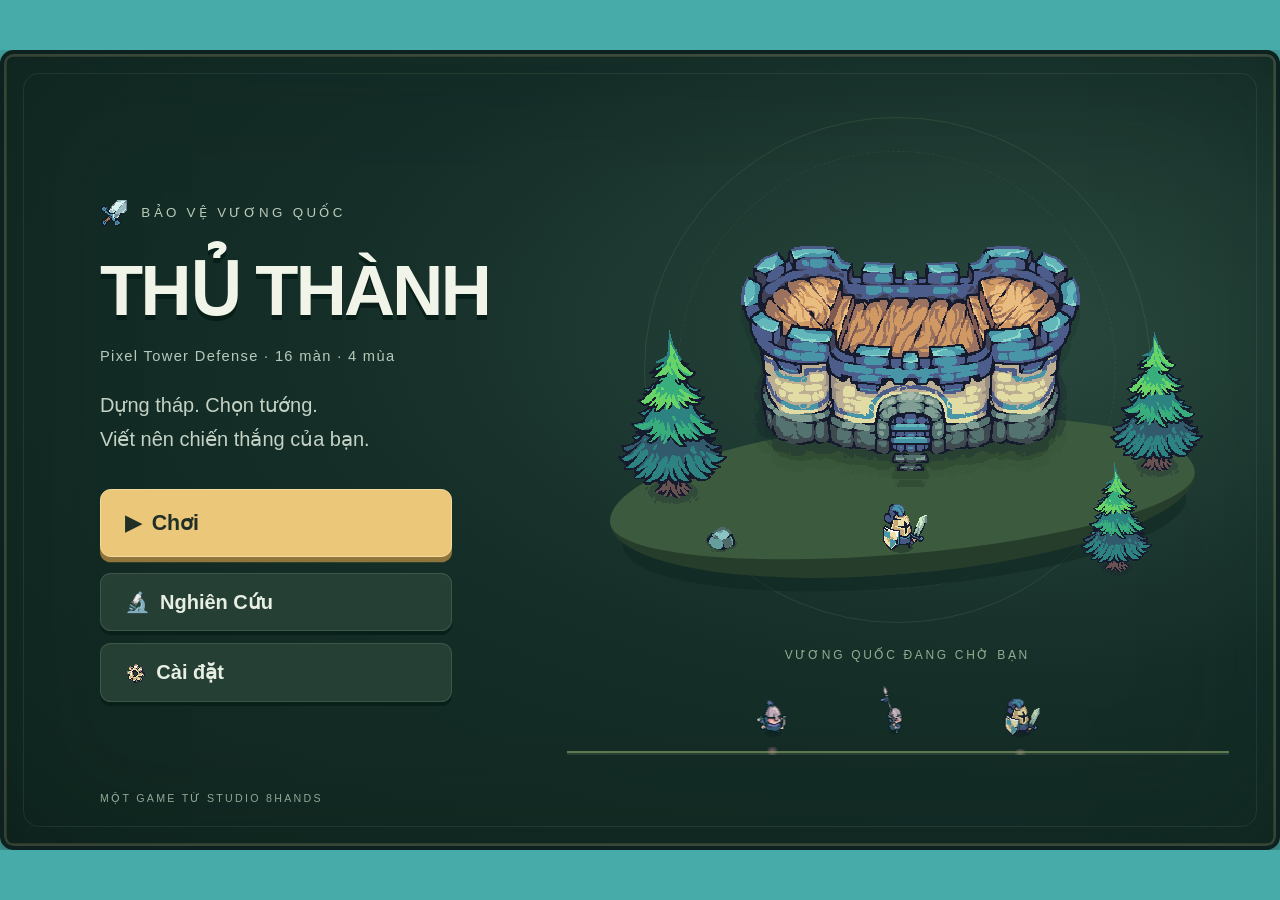
<file: index.html>
<!DOCTYPE html>
<html lang="vi">
<head>
<meta charset="UTF-8">
<meta name="viewport" content="width=device-width, initial-scale=1.0">
<title>Thủ Thành — 8HANDS Studio</title>
<link rel="stylesheet" href="css/style.css?v=16">
<link rel="stylesheet" href="css/refresh.css?v=4">
</head>
<body>
<!--
  #stage = khung phủ kín cửa sổ, chỉ canh giữa #app (không chia dải, không chiếm chỗ).
  #app = hệ toạ độ LOGIC 960x600 (canvas + toàn bộ HUD overlay bên trong), được `zoom`
  phóng lấp đầy cửa sổ thực tế (main.js:fitGameScale).
  HUD đặt absolute theo góc của #app; vì #app trải kín màn hình nên neo góc #app
  chính là neo góc màn hình, mà KHÔNG chiếm chỗ layout làm map co lại.
-->
<div id="stage">

<div id="app">

  <!-- Main Menu -->
  <div id="screen-menu" class="screen hidden">
    <div class="menu-scene" aria-hidden="true">
      <div class="scene-orbit"></div>
      <div class="scene-island"></div>
      <img class="scene-castle" src="assets/buildings/blue_castle.png" alt="">
      <div class="scene-tree scene-tree-one"></div>
      <div class="scene-tree scene-tree-two"></div>
      <div class="scene-tree scene-tree-three"></div>
      <img class="scene-rock" src="assets/decorations/rock1.png" alt="">
      <div class="scene-guard"></div>
      <div class="scene-caption">VƯƠNG QUỐC ĐANG CHỜ BẠN</div>
    </div>
    <div class="cloud-layer">
      <div class="cloud cloud-1"></div>
      <div class="cloud cloud-2"></div>
      <div class="cloud cloud-3"></div>
      <div class="cloud cloud-4"></div>
    </div>

    <!-- Đom đóm bay lơ lửng trên nền trời -->
    <div class="menu-fireflies">
      <i></i><i></i><i></i><i></i><i></i><i></i><i></i>
    </div>

    <!-- Bóng thành trì phía chân trời (sau dải diễu hành) -->
    <div class="menu-skyline">
      <span class="sky-tower t1"></span>
      <span class="sky-castle"></span>
      <span class="sky-tower t2"></span>
      <span class="sky-tower t3"></span>
    </div>

    <!-- Dải diễu hành Menu chính — 3 hero diễu hành chân chạm đúng đường đất -->
    <div class="hero-parade">
      <div class="parade-trees-far"></div>
      <div class="parade-ground-path"></div>
      <div class="parade-trees"></div>

      <!-- Đá, cừu, bụi cây cuộn lướt qua trên đường -->
      <div class="parade-decor-scroll">
        <div class="decor-item decor-rock1"></div>
        <div class="decor-item decor-sheep"></div>
        <div class="decor-item decor-rock2"></div>
        <div class="decor-item decor-bush"></div>
      </div>

      <!-- Quái goblin bỏ chạy phía trước đội hình -->
      <div class="parade-runner"></div>

      <!-- Đội hình 3 Hero chính (Cung thủ, Lính giáo, Khiên) chân chạm đất, căn giữa hoàn hảo -->
      <div class="parade-heroes">
        <div class="parade-hero parade-hero-archer"><span class="foot-dust"></span></div>
        <div class="parade-hero parade-hero-spear"><span class="foot-dust"></span></div>
        <div class="parade-hero parade-hero-tank"><span class="foot-dust"></span></div>
      </div>
    </div>

    <div class="menu-titleblock">
      <div class="title-crown"><img src="assets/ui/icon_sword.png" alt=""> BẢO VỆ VƯƠNG QUỐC</div>
      <h1>THỦ THÀNH</h1>
      <div class="subtitle">Pixel Tower Defense · 16 màn · 4 mùa</div>
      <p class="menu-intro">Dựng tháp. Chọn tướng.<br>Viết nên chiến thắng của bạn.</p>
    </div>

    <div class="menu-buttons">
      <button class="menu-btn" id="btn-play">▶&ensp;Chơi</button>
      <button class="menu-btn secondary" id="btn-research">🔬&ensp;Nghiên Cứu <span id="research-badge" class="hidden"></span></button>
      <button class="menu-btn secondary hidden" id="btn-mapeditor-menu">🛠️&ensp;Tự Làm Map</button>
      <button class="menu-btn secondary" id="btn-settings"><span class="icon-inline gear"></span>&ensp;Cài đặt</button>
    </div>
    <div class="menu-version">MỘT GAME TỪ STUDIO 8HANDS</div>
    <div id="settings-panel" class="hidden">
      <label><input type="checkbox" id="chk-mute"> Tắt âm thanh</label>
      <label><span class="icon-inline music"></span> Âm lượng <input type="range" id="rng-volume" min="0" max="1" step="0.05" value="0.6"></label>
      <label><input type="checkbox" id="chk-mute-music"> Tắt nhạc nền</label>
      <label><span class="icon-inline music"></span> Nhạc nền <input type="range" id="rng-music-volume" min="0" max="1" step="0.05" value="0.35"></label>
      <!-- Ẩn mặc định — chỉ hiện sau khi gõ "@@@" (xem menu.js), tránh người chơi
           thường vô tình bấm trúng cheat vàng vô hạn + mở hết map. -->
      <div id="dev-mode-row" class="hidden">
        <label><input type="checkbox" id="chk-devmode"> 🔓 Dev Mode (vàng vô hạn + mở hết map)</label>
      </div>
      <div class="backup-controls">
        <button class="menu-btn secondary btn-compact" id="btn-export-save">Sao lưu tiến độ</button>
        <button class="menu-btn secondary btn-compact" id="btn-import-save">Khôi phục từ tệp</button>
        <input type="file" id="file-import-save" accept=".json,application/json" class="hidden">
      </div>
      <p class="backup-hint">Tệp khôi phục sẽ thay thế tiến độ và nghiên cứu hiện tại.</p>
      <p id="backup-status" role="status" aria-live="polite"></p>
      <button class="menu-btn secondary btn-compact" id="btn-settings-close">Đóng</button>
    </div>
  </div>

  <!-- Level Select -->
  <div id="screen-levelselect" class="screen hidden">
    <div class="cloud-layer">
      <div class="cloud cloud-1"></div>
      <div class="cloud cloud-2"></div>
      <div class="cloud cloud-3"></div>
      <div class="cloud cloud-4"></div>
    </div>
    <div class="ground-decor ground-decor-left">
      <div class="gd-item gd-tree-tall"></div>
      <div class="gd-item gd-tree-round"></div>
      <div class="gd-item gd-rock"></div>
    </div>
    <div class="ground-decor ground-decor-right">
      <div class="gd-item gd-tree-tall"></div>
      <div class="gd-item gd-tree-round"></div>
      <div class="gd-item gd-sheep"></div>
      <div class="gd-item gd-rock"></div>
    </div>
    <button class="menu-btn secondary btn-compact" id="back-to-menu">← Menu</button>
    <button class="menu-btn secondary btn-compact hidden" id="btn-mapeditor-select">🛠️ Tự Làm Map</button>
    <h2>Chọn Màn Chơi</h2>
    <p class="screen-description">Bốn mùa, một hành trình. Chinh phục từng vùng đất để tiến xa hơn.</p>
    <div id="level-list"></div>
  </div>

  <!-- Map Editor Screen -->
  <div id="screen-mapeditor" class="screen hidden">
    <div class="editor-toolbar">
      <div class="ed-group">
        <button class="menu-btn secondary btn-compact" id="btn-editor-back">← Thoát</button>
        <input type="text" id="ed-name" value="Bản Đồ Tự Tạo" placeholder="Tên Map..." class="ed-input">
      </div>
      <div class="ed-group">
        <label>Chủ đề:
          <select id="ed-theme" class="ed-select">
            <option value="spring">🌸 Mùa Xuân</option>
            <option value="summer">☀️ Mùa Hạ</option>
            <option value="autumn">🍂 Mùa Thu</option>
            <option value="winter">❄️ Mùa Đông</option>
            <option value="volcano">🌋 Núi Lửa</option>
          </select>
        </label>
        <label>Đợt quái:
          <select id="ed-waves" class="ed-select">
            <option value="6">6 Waves</option>
            <option value="8">8 Waves</option>
            <option value="10" selected>10 Waves</option>
            <option value="12">12 Waves</option>
            <option value="15">15 Waves</option>
            <option value="20">20 Waves</option>
          </select>
        </label>
        <label>Trùm:
          <select id="ed-boss" class="ed-select">
            <option value="bossSpring">🌸 Boss Xuân</option>
            <option value="bossSummer">☀️ Boss Hạ</option>
            <option value="bossAutumn">🍂 Boss Thu</option>
            <option value="bossWinter">❄️ Boss Đông</option>
          </select>
        </label>
      </div>
      <div class="ed-group">
        <button class="ed-tool-btn active" id="tool-path1">🛤️ Đường 1</button>
        <button class="ed-tool-btn" id="tool-path2">🛤️ Đường 2</button>
        <button class="ed-tool-btn" id="tool-tree">🌲 Cây</button>
        <button class="ed-tool-btn" id="tool-rock">🪨 Đá</button>
        <button class="ed-tool-btn" id="tool-house">🏚️ Nhà</button>
        <button class="ed-tool-btn danger" id="tool-erase">🧹 Xóa</button>
      </div>
      <div class="ed-group">
        <button class="menu-btn secondary btn-compact" id="btn-undo-p1">↩️ Lùi Đ1</button>
        <button class="menu-btn secondary btn-compact" id="btn-undo-p2">↩️ Lùi Đ2</button>
        <button class="menu-btn secondary btn-compact danger" id="btn-editor-clear">🗑️ Xóa Sạch</button>
        <button class="menu-btn secondary btn-compact" id="btn-editor-save">💾 Lưu</button>
        <button class="menu-btn primary btn-compact" id="btn-editor-play">▶️ Chơi Thử</button>
      </div>
    </div>
    <div class="editor-canvas-wrap">
      <canvas id="editorCanvas" width="960" height="600"></canvas>
    </div>
  </div>

  <!-- Nghiên Cứu — nâng cấp vĩnh viễn mua bằng sao tích luỹ -->
  <div id="screen-research" class="screen hidden">
    <div class="cloud-layer">
      <div class="cloud cloud-1"></div>
      <div class="cloud cloud-2"></div>
      <div class="cloud cloud-3"></div>
      <div class="cloud cloud-4"></div>
    </div>
    <button class="menu-btn secondary btn-compact" id="research-back">← Menu</button>
    <h2>🔬 Nghiên Cứu</h2>
    <div id="research-points"></div>
    <div id="research-list"></div>
  </div>

  <!-- Hero Select — hiện sau khi chọn map, trước khi vào trận -->
  <div id="screen-heroselect" class="screen hidden">
    <div class="cloud-layer">
      <div class="cloud cloud-1"></div>
      <div class="cloud cloud-2"></div>
      <div class="cloud cloud-3"></div>
      <div class="cloud cloud-4"></div>
    </div>
    <button class="menu-btn secondary btn-compact" id="back-to-levelselect">← Chọn Màn</button>
    <h2>Chọn Tướng</h2>
    <p class="screen-description">Mỗi vị tướng, một lối chơi. Ai sẽ dẫn đầu trận chiến?</p>
    <div id="difficulty-select">
      <span class="diff-label">Độ khó</span>
      <div class="diff-buttons" id="diff-buttons"></div>
      <span class="diff-hint" id="diff-hint"></span>
    </div>
    <div id="mode-select" class="hidden">
      <span class="diff-label">Chế độ</span>
      <div class="diff-buttons" id="mode-buttons"></div>
      <span class="diff-hint" id="mode-hint"></span>
    </div>
    <div id="hero-list"></div>
  </div>

  <!-- Game — chỉ còn canvas + các lớp BẮT BUỘC phải nằm đúng hệ toạ độ map
       (panel tháp theo ngữ cảnh, banner đang-đặt-tháp, overlay pause/kết quả). -->
  <div id="game-container" class="hidden">
    <canvas id="gameCanvas" width="960" height="600"></canvas>

    <!-- Toàn bộ HUD là lớp OVERLAY tuyệt đối đè lên canvas (position:absolute, neo
         theo góc), KHÔNG phải phần tử anh em chiếm chỗ layout — nếu xếp sibling thì
         map bị đẩy co lại đúng bằng chỗ UI chiếm (lỗi của bản trước). -->
    <!-- Dải tài nguyên góc trên trái: icon + nhãn vàng in hoa + số trắng, ngăn nhau
         bằng vạch dọc mảnh — theo đúng bố cục dải Gỗ/Vàng/Thịt/Dân số của ảnh mẫu. -->
    <div id="hud-top" class="ui-frame">
      <div class="res">
        <span class="res-ico coin"></span>
        <span class="res-txt"><span class="res-label">VÀNG</span><span class="res-val" id="hud-gold">0</span></span>
      </div>
      <span class="res-div"></span>
      <div class="res">
        <span class="res-ico heart">❤</span>
        <span class="res-txt"><span class="res-label">MẠNG</span><span class="res-val" id="hud-lives">0</span></span>
      </div>
      <span class="res-div"></span>
      <div class="res">
        <span class="res-ico wave">🌊</span>
        <span class="res-txt"><span class="res-label">ĐỢT</span><span class="res-val" id="hud-wave">0/0</span></span>
      </div>
    </div>

    <!-- Banner giữa trên — tối giản: chỉ chữ nổi (không khung), phần lớn thời gian
         trống. Chỉ hiện lời nhắc "gọi đợt" + số quái còn lại lúc đang đánh. -->
    <div id="hud-banner">
      <div class="banner-sub hidden" id="hud-map-name"></div>
      <div class="banner-main" id="hud-status"></div>
      <div class="banner-note" id="hud-enemies"></div>
    </div>

    <div id="hud-controls" class="ui-frame">
      <div class="ctl-btn" id="btn-pause" title="Tạm dừng">⏸</div>
      <span class="ctl-div"></span>
      <div id="speed-cluster">
        <div id="speed-group"></div>
        <div class="ctl-btn seg" id="btn-spawn-mode" title="Chế độ ra quân: Rải theo nhịp — bấm để đổi">⏩</div>
      </div>
      <span class="ctl-div"></span>
      <div class="ctl-btn danger" id="btn-menu-exit" title="Về Menu">✕</div>
    </div>

    <div id="build-menu"></div>
    <div id="wave-preview" class="ui-frame">
      <details id="wave-preview-details">
      <summary><span id="wave-preview-title">Đợt tiếp theo</span></summary>
      <div id="wave-preview-body"></div>
      <p id="wave-preview-status"></p>
      </details>
      <button id="btn-call-wave" type="button">Gọi đợt này</button>
    </div>

    <div id="skills-panel"></div>

    <div id="tower-hover-bar" class="hidden"></div>

    <div id="tower-panel" class="hidden"></div>

    <!-- Bảng nâng cấp Toà Thành (Pháo Thành / Tường Thành) — hiện khi bấm vào thành. -->
    <div id="castle-panel" class="hidden"></div>

    <!-- Bảng so sánh nhanh 2 nhánh Lv.4 (A/B) — chỉ hiện đúng lúc tháp tới mốc chọn
         nhánh, vì thanh nổi #tower-panel lúc đó chỉ có 2 nút bé tí không đủ chỗ mô tả. -->
    <div id="branch-info-panel" class="hidden"></div>

    <div id="armed-banner" class="hidden"></div>

    <div id="overlay-pause" class="hidden">
      <h2>⏸ TẠM DỪNG</h2>
      <button class="menu-btn" id="btn-resume">Tiếp tục</button>
      <button class="menu-btn secondary" id="btn-restart">Chơi lại màn này</button>
      <button class="menu-btn secondary" id="btn-quit">Về Menu</button>
    </div>

    <div id="overlay-result" class="hidden">
      <h2 id="result-title">CHIẾN THẮNG</h2>
      <div class="stars-big" id="result-stars">★★★</div>
      <p id="result-desc"></p>
      <div class="row">
        <button class="menu-btn" id="btn-result-next">Màn tiếp theo</button>
        <button class="menu-btn secondary" id="btn-result-retry">Chơi lại</button>
        <button class="menu-btn secondary" id="btn-result-menu">Về Level Select</button>
      </div>
    </div>

    <!-- Bảng chỉ dẫn chung (đầu game) / thông báo cơ chế mới theo map — dùng
         chung 1 khung, nội dung đổi động qua GuideUI (js/ui/guide.js). -->
    <div id="overlay-info" class="hidden">
      <div class="info-panel">
        <div class="info-icon" id="info-icon">📖</div>
        <h2 id="info-title"></h2>
        <div id="info-body"></div>
        <div class="info-dots hidden" id="info-dots"></div>
        <div class="info-nav hidden" id="info-nav">
          <button class="menu-btn secondary btn-compact" id="btn-info-back">← Trước</button>
          <button class="menu-btn btn-compact" id="btn-info-next">Tiếp →</button>
        </div>
        <label class="info-checkbox"><input type="checkbox" id="info-dontshow"> <span id="info-checkbox-label"></span></label>
        <button class="menu-btn btn-compact" id="btn-info-close">Đã hiểu</button>
      </div>
    </div>
  </div>

</div><!-- /#app -->

</div><!-- /#stage -->
<div id="orientation-hint">Xoay ngang điện thoại để bản đồ và nút chơi lớn hơn.</div>

<!-- Loading: NẰM NGOÀI #stage/#app cố tình — #app là hộp logic 960x600 bị zoom
     rồi #stage canh giữa (letterbox khi tỉ lệ cửa sổ lệch 16:10), nên đặt loading
     bên trong đó sẽ không phủ hết màn hình, lộ viền màu biển 2 bên. Đặt ở đây,
     position:fixed phủ thẳng lên toàn bộ viewport, không phụ thuộc --game-scale. -->
<div id="loading-screen">
  <h2>MASTERMIND</h2>
  <div id="loading-bar-wrap">
    <div id="loading-char"></div>
    <div id="loading-bar-outer"><div id="loading-bar-inner"></div></div>
  </div>
  <p id="loading-text">Đang tải tài nguyên...</p>
</div>

<script src="js/config.js"></script>
<script src="js/assets.js"></script>
<script src="js/util/spritefx.js"></script>
<script src="js/systems/devmode.js"></script>
<script src="js/systems/debug.js"></script>
<script src="js/systems/damage.js"></script>
<script src="js/systems/economy.js"></script>
<script src="js/systems/wave.js"></script>
<script src="js/systems/skills.js"></script>
<script src="js/systems/ambient.js"></script>
<script src="js/systems/environment.js"></script>
<script src="js/systems/save.js"></script>
<script src="js/systems/tutorial.js"></script>
<script src="js/systems/difficulty.js"></script>
<script src="js/systems/endless.js"></script>
<script src="js/systems/meta.js"></script>
<script src="js/entities/projectile.js"></script>
<script src="js/entities/enemy.js"></script>
<script src="js/entities/soldier.js"></script>
<script src="js/entities/tower.js"></script>
<script src="js/entities/hero.js"></script>
<script src="js/entities/castle.js"></script>
<script src="js/map.js"></script>
<script src="js/ui/damageText.js"></script>
<script src="js/ui/menu.js"></script>
<script src="js/ui/research.js"></script>
<script src="js/ui/heroselect.js"></script>
<script src="js/ui/tactical.js"></script>
<script src="js/ui/hud.js"></script>
<script src="js/ui/guide.js"></script>
<script src="js/ui/mapeditor.js"></script>
<script src="js/main.js"></script>
</body>
</html>
</file>
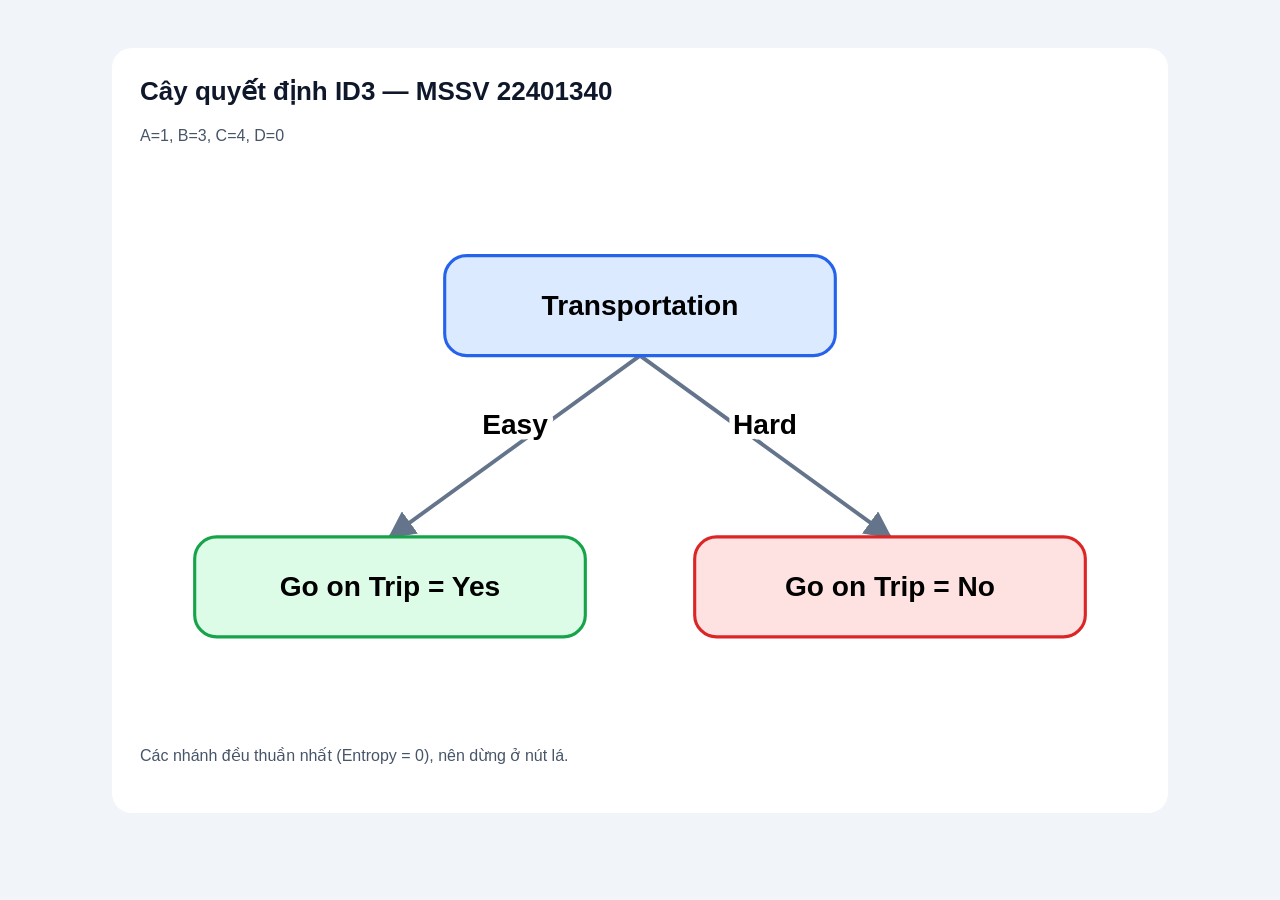
<file: id3-22401340-tree.html>
<!doctype html>
<html lang="vi"><meta charset="utf-8"><meta name="viewport" content="width=device-width,initial-scale=1">
<title>Cây ID3 — 22401340</title>
<style>body{margin:0;background:#f1f5f9;color:#0f172a;font-family:Arial,sans-serif}main{max-width:1000px;margin:48px auto;padding:28px;background:white;border-radius:20px}h1{font-size:26px;margin:0 0 12px}p{color:#475569;line-height:1.6}.diagram{overflow:auto}svg{display:block;width:100%;min-width:600px;height:auto}.node{font-size:18px;font-weight:bold}.branch{font-size:18px;font-weight:bold;paint-order:stroke;stroke:white;stroke-width:7px;stroke-linejoin:round}</style>
<main><h1>Cây quyết định ID3 — MSSV 22401340</h1><p>A=1, B=3, C=4, D=0</p>
<div class="diagram"><svg xmlns="http://www.w3.org/2000/svg" viewBox="0 0 640 360">
<defs><marker id="arrow" viewBox="0 0 10 10" refX="9" refY="5" markerWidth="7" markerHeight="7" orient="auto"><path d="M0 0L10 5L0 10z" fill="#64748b"/></marker></defs>

    <path d="M 320 122 L 160 238" fill="none" stroke="#64748b" stroke-width="2.5" marker-end="url(#arrow)"/>
    <text x="240" y="172" text-anchor="middle" class="branch">Easy</text>
    <path d="M 320 122 L 480 238" fill="none" stroke="#64748b" stroke-width="2.5" marker-end="url(#arrow)"/>
    <text x="400" y="172" text-anchor="middle" class="branch">Hard</text><rect x="195" y="58" width="250" height="64" rx="14" fill="#dbeafe" stroke="#2563eb" stroke-width="2"/><text x="320" y="96" text-anchor="middle" class="node">Transportation</text>
    <rect x="35" y="238" width="250" height="64" rx="14" fill="#dcfce7" stroke="#16a34a" stroke-width="2"/>
    <text x="160" y="276" text-anchor="middle" class="node">Go on Trip = Yes</text>
    <rect x="355" y="238" width="250" height="64" rx="14" fill="#fee2e2" stroke="#dc2626" stroke-width="2"/>
    <text x="480" y="276" text-anchor="middle" class="node">Go on Trip = No</text></svg></div>
<p>Các nhánh đều thuần nhất (Entropy = 0), nên dừng ở nút lá.</p></main></html>
</file>
<file: css/style.css>
@font-face {
  font-family: 'Kenney';
  src: local('Segoe UI');
}

/* ============================================================
   BẢNG MÀU / KHUNG UI — dựng theo ảnh mẫu tham chiếu:
   mọi khung đều là "viền ngoài nâu đậm + đường kem mảnh bên trong + nền gỗ gradient",
   bo góc ~10px, nhãn vàng in hoa cỡ nhỏ, số/chữ chính màu kem, nút đang chọn tô CAM.
   Trước đây mỗi cụm một phong cách (9-slice gỗ, nút tròn bóng, hộp đen bo tròn) nên
   nhìn như 2-3 ngôn ngữ thiết kế trên cùng màn hình.
   ============================================================ */
:root {
  --sea:          #3f8fa3;
  --wood-top:     #8a4d2e;
  --wood-bot:     #63341f;
  --frame-line:   #381d10;   /* viền ngoài đậm */
  --frame-inner:  #e3cb9a;   /* đường kem mảnh bên trong */
  --parchment:    #f0e4c6;
  --ink:          #4a3520;
  --text-cream:   #f7ecd2;
  --text-gold:    #f2c368;
  --accent:       #e8952f;   /* trạng thái đang chọn */
  --btn-face:     #5f93a5;
  --btn-face-hi:  #74a9ba;
}

/* Khung dùng chung cho MỌI cụm UI trong trận */
.ui-frame {
  background: linear-gradient(180deg, var(--wood-top) 0%, var(--wood-bot) 100%);
  border: 3px solid var(--frame-line);
  border-radius: 10px;
  box-shadow: inset 0 0 0 2px rgba(227, 203, 154, 0.5),
              0 3px 0 rgba(0, 0, 0, 0.35),
              0 5px 12px rgba(0, 0, 0, 0.35);
  color: var(--text-cream);
}
/* Biến thể giấy da (panel thông tin/nhiệm vụ trong ảnh mẫu) */
.ui-frame.parchment {
  background: linear-gradient(180deg, #f6ecd2 0%, var(--parchment) 100%);
  color: var(--ink);
  box-shadow: inset 0 0 0 2px rgba(122, 85, 46, 0.35),
              0 3px 0 rgba(0, 0, 0, 0.3),
              0 5px 12px rgba(0, 0, 0, 0.3);
}

* { box-sizing: border-box; }

html, body {
  margin: 0; padding: 0;
  /* Nền lớp NGOÀI CÙNG cũng là màu biển (không phải navy tối như trước): #stage đã phủ
     kín viewport, nhưng nếu có lệch vài pixel do làm tròn/subpixel/thanh cuộn thì phần
     hở sẽ lộ nền của lớp này — để trùng màu nước thì dù hở cũng không thấy dải màu lạ. */
  background: var(--sea);
  color: #f2e9d8;
  font-family: 'Trebuchet MS', 'Segoe UI', sans-serif;
  overflow: hidden;
  height: 100%;
  -webkit-user-select: none; user-select: none;
}
/* ---------------- Khung tổng ----------------
   #stage chỉ làm nhiệm vụ canh giữa #app, KHÔNG chia dải/không chiếm chỗ layout.
   Toàn bộ HUD nằm bên trong #app dưới dạng overlay tuyệt đối (position:absolute) đè
   lên canvas — trước đây xếp HUD thành phần tử anh em trong flex khiến map bị đẩy co
   lại đúng bằng phần UI chiếm, bỏ phí gần 2/3 màn hình thành nền đen. */
body { display: block; }

#stage {
  position: fixed; inset: 0;
  display: flex; align-items: center; justify-content: center;
  overflow: hidden;
  /* BIỂN LIỀN MẠCH: lát ĐÚNG texture nước mà map dùng bên trong canvas (waterBg), KHÔNG
     phủ lớp tối lên trên — nhờ vậy nước ngoài khung nối liền với nước trong khung, đảo
     cỏ nổi giữa biển đúng như ảnh mẫu, không còn mảng đơn sắc chết ở bất kỳ đâu.
     Kích thước ô lát được main.js đồng bộ theo --game-scale (ô gốc 64px) để 2 bên
     không lệch cỡ vảy nước. */
  background-color: var(--sea);
  background-image: url('../assets/tiles/water_bg.png');
  background-repeat: repeat;
  background-size: var(--water-tile, 64px) var(--water-tile, 64px);
  image-rendering: pixelated;
}

/* Kích thước LOGIC vẫn 960x600 (canvas + toàn bộ toạ độ game không đổi) — phóng to
   phần HIỂN THỊ bằng zoom (tính theo cửa sổ thực tế ở main.js:fitGameScale) thay vì
   để cố định nhỏ giữa trang web lớn hơn nhiều. Dùng `zoom` thay vì `transform:
   scale` vì zoom co giãn ngay ở bước layout nên flex canh giữa luôn đúng theo kích
   thước ĐÃ phóng to, không bị lệch tâm như transform (vốn chỉ scale phần vẽ sau
   layout, khiến toạ độ căn giữa tính theo kích thước CHƯA phóng to).
   Vì HUD nằm TRONG #app nên zoom phóng cả map lẫn HUD cùng lúc → hệ toạ độ logic
   960x600 giờ trải kín màn hình, tức neo HUD ở góc 960x600 chính là neo ở góc màn hình. */
#app {
  position: relative;
  flex: 0 0 auto;
  width: 960px;
  height: 600px;
  background: transparent;
  overflow: hidden;
  zoom: var(--game-scale, 1);
}

.screen {
  position: absolute; inset: 0;
  z-index: 0;
  display: flex; flex-direction: column; align-items: center; justify-content: center;
  /* Tông màu nền rừng đêm mượt mà */
  background: radial-gradient(120% 90% at 50% -8%, #33503c 0%, #223a2a 55%, #17251c 100%);
  overflow: hidden;
}
/* Mây động: nhiều cụm mây riêng biệt (kích thước/độ cao/tốc độ khác nhau), mỗi cụm
   dùng 1 frame tĩnh (không đổi frame to/nhỏ — 4 frame gốc trong assets vốn là hiệu ứng
   "breathing" của 1 đám mây trong aseprite, không phải hình mây khác nhau) và trôi
   ngang liên tục, so le thời điểm để trông như nhiều đám mây lần lượt bay qua. */
.cloud-layer {
  position: absolute; inset: 0;
  z-index: -1;
  overflow: hidden;
  pointer-events: none;
}
.cloud {
  position: absolute; left: 100%;
  background-repeat: no-repeat; background-size: contain; background-position: center;
  animation-name: cloudDrift; animation-timing-function: linear; animation-iteration-count: infinite;
}
.cloud-1 { top: 3%;  width: 300px; height: 134px; background-image: url('../assets/decorations/cloud_a1.png'); animation-duration: 46s; animation-delay: -6s; }
.cloud-2 { top: 24%; width: 190px; height: 84px;  background-image: url('../assets/decorations/cloud_b1.png'); animation-duration: 60s; animation-delay: -32s; --cloud-opacity: 0.85; }
.cloud-3 { top: 11%; width: 230px; height: 102px; background-image: url('../assets/decorations/cloud_a1.png'); animation-duration: 37s; animation-delay: -18s; --cloud-opacity: 0.7; }
.cloud-4 { top: 33%; width: 160px; height: 70px;  background-image: url('../assets/decorations/cloud_b1.png'); animation-duration: 70s; animation-delay: -50s; --cloud-opacity: 0.6; }
@keyframes cloudDrift {
  0%   { transform: translateX(0px); opacity: 0; }
  6%   { opacity: var(--cloud-opacity, 1); }
  94%  { opacity: var(--cloud-opacity, 1); }
  100% { transform: translateX(-1280px); opacity: 0; }
}
.hidden { display: none !important; }

/* Tiểu cảnh góc màn (Menu/Chọn Màn) — tái dùng NGUYÊN sprite sheet vốn đã tải cho
   map (tree1/sheep_idle/rock1, xem assets.js) nên không tốn thêm tài nguyên, chỉ để
   góc màn có sức sống thay vì mảng gradient trống. Neo GÓC dưới màn (không phải dải
   ngang trải hết) để không bao giờ đụng cụm nút/danh sách luôn nằm giữa hoặc trên.
   Mặc định neo trái; `.ground-decor-right` neo phải cho màn khác đỡ trùng bố cục. */
.ground-decor {
  position: absolute; left: 10px; bottom: 0;
  z-index: 0; pointer-events: none;
  width: 220px; height: 130px;
}
.ground-decor-left { left: 10px; right: auto; }
.ground-decor-right { left: auto; right: 10px; }

.gd-item { position: absolute; bottom: 0; image-rendering: pixelated; background-repeat: no-repeat; }

/* Cây cao đung đưa (tree1.png — 8 khung 192x256, tỷ lệ 3:4) */
.gd-tree-tall {
  width: 84px; height: 112px;
  background-image: url('../assets/decorations/tree1.png');
  background-size: 800% 100%; /* 8 khung */
  animation: gdTreeSway 2.4s steps(7) infinite;
  filter: drop-shadow(2px 3px 2px rgba(0,0,0,0.35));
}

/* Cây tròn đung đưa (tree3.png — 8 khung 192x192, tỷ lệ 1:1) */
.gd-tree-round {
  width: 72px; height: 72px;
  background-image: url('../assets/decorations/tree3.png');
  background-size: 800% 100%; /* 8 khung */
  animation: gdTreeSway 2.8s steps(7) infinite;
  animation-delay: -0.9s;
  filter: drop-shadow(2px 3px 2px rgba(0,0,0,0.35));
}

@keyframes gdTreeSway {
  from { background-position-x: 0%; }
  to { background-position-x: 100%; }
}

/* Định vị các phần tử bên trái */
.ground-decor-left .gd-tree-tall { left: 5px; bottom: 4px; }
.ground-decor-left .gd-tree-round { left: 72px; bottom: 4px; }
.ground-decor-left .gd-rock { left: 135px; bottom: 4px; width: 32px; height: 32px; background-image: url('../assets/decorations/rock1.png'); background-size: contain; }

/* Định vị các phần tử bên phải */
.ground-decor-right .gd-tree-tall { right: 5px; bottom: 4px; }
.ground-decor-right .gd-tree-round { right: 74px; bottom: 4px; }
.ground-decor-right .gd-sheep {
  right: 140px; bottom: 4px; width: 44px; height: 44px;
  background-image: url('../assets/decorations/sheep_idle.png');
  background-size: 600% 100%;
  animation: gdSheepIdle 1.8s steps(5) infinite;
  filter: drop-shadow(1px 2px 1px rgba(0,0,0,0.3));
}
.ground-decor-right .gd-rock { right: 180px; bottom: 4px; width: 32px; height: 32px; background-image: url('../assets/decorations/rock2.png'); background-size: contain; }

@keyframes gdSheepIdle { from { background-position-x: 0%; } to { background-position-x: 100%; } }

/* Dải diễu hành Menu chính — 3 hero diễu hành xuyên suốt 4 Mùa (Xuân, Hạ, Thu, Đông) */
.hero-parade {
  position: absolute; left: 0; right: 0; bottom: 0; height: 96px;
  z-index: 1; overflow: hidden; pointer-events: none;
}

/* Nền đường đất — tự động chuyển tông màu theo 4 Mùa */
.parade-ground-path {
  position: absolute; left: 0; right: 0; bottom: 0; height: 16px;
  background: #3e2b1b;
  border-top: 2px solid #5a4027;
  z-index: 2;
  animation: seasonGround 32s ease-in-out infinite;
}

/* Lớp cây XA — nhỏ, mờ, tối, cuộn CHẬM hơn lớp gần -> tạo chiều sâu parallax */
.parade-trees-far {
  position: absolute; left: 0; bottom: 22px; width: 100%; height: 40px;
  background-image: url('../assets/decorations/tree1.png');
  background-repeat: repeat-x; background-size: 200px 100%;
  animation: paradeTreeScrollFar 30s linear infinite, seasonTrees 32s ease-in-out infinite;
  z-index: 1; opacity: 0.4;
  filter: brightness(0.55) saturate(0.8);
}
@keyframes paradeTreeScrollFar {
  from { background-position-x: 0px; }
  to   { background-position-x: -200px; }
}

/* Cây chạy nền — cuộn ngang & chuyển sắc màu theo 4 Mùa (Anh Đào Xuân -> Xanh Hạ -> Lá Cam Thu -> Tuyết Đông) */
.parade-trees {
  position: absolute; left: 0; bottom: 14px; width: 100%; height: 52px;
  background-image: url('../assets/decorations/tree1.png');
  background-repeat: repeat-x; background-size: 320px 100%;
  animation: paradeTreeScroll 14s linear infinite, seasonTrees 32s ease-in-out infinite;
  z-index: 3; opacity: 0.95;
}
@keyframes paradeTreeScroll {
  from { background-position-x: 0px; }
  to   { background-position-x: -320px; }
}

/* Chu kỳ 4 Mùa chuyển sắc huyền ảo (Spring -> Summer -> Autumn -> Winter) */
@keyframes seasonTrees {
  /* 🌸 Mùa Xuân (0% - 20%): Rừng Hoa Anh Đào hồng thắm */
  0%, 20% {
    filter: hue-rotate(-45deg) saturate(1.35) brightness(1.1);
  }
  /* ☀️ Mùa Hạ (25% - 45%): Rừng Xanh rực rỡ tươi mát */
  25%, 45% {
    filter: hue-rotate(0deg) saturate(1.15) brightness(1);
  }
  /* 🍂 Mùa Thu (50% - 70%): Rừng Lá Vàng/Cam cháy lãng mạn */
  50%, 70% {
    filter: hue-rotate(-80deg) saturate(1.75) brightness(1.08);
  }
  /* ❄️ Mùa Đông (75% - 95%): Rừng Tuyết Phủ trắng băng giá */
  75%, 95% {
    filter: hue-rotate(135deg) saturate(0.35) brightness(1.4) contrast(1.1);
  }
  100% {
    filter: hue-rotate(-45deg) saturate(1.35) brightness(1.1);
  }
}

@keyframes seasonGround {
  0%, 20%  { background: #3d2d1e; border-top-color: #5d8e48; } /* Xuân */
  25%, 45% { background: #3e2b1b; border-top-color: #486e38; } /* Hạ */
  50%, 70% { background: #4a2d18; border-top-color: #9c6028; } /* Thu */
  75%, 95% { background: #3a4750; border-top-color: #a5b9c6; } /* Đông */
  100%     { background: #3d2d1e; border-top-color: #5d8e48; } /* Xuân */
}

/* Vật thể di chuyển cuộn ngang qua các hero (Đá, Cừu, Bụi cây) sát mặt đường */
.parade-decor-scroll {
  position: absolute; inset: 0; z-index: 4; pointer-events: none; overflow: hidden;
}
.decor-item {
  position: absolute; bottom: 10px; left: 100%;
  image-rendering: pixelated;
  animation: decorScroll 24s linear infinite, seasonTrees 32s ease-in-out infinite;
}
.decor-rock1 {
  width: 32px; height: 32px;
  background-image: url('../assets/decorations/rock1.png');
  background-size: contain; background-repeat: no-repeat;
  animation-delay: 0s, 0s; bottom: 12px;
}
.decor-sheep {
  width: 44px; height: 44px;
  background-image: url('../assets/decorations/sheep_bouncing.png');
  background-size: 600% 100%;
  animation: decorScroll 24s linear infinite, gdSheepIdle 1.2s steps(5) infinite;
  animation-delay: -6s, 0s;
  bottom: -2px; /* Hạ vị trí chân cừu chuẩn mốc */
}
.decor-rock2 {
  width: 32px; height: 32px;
  background-image: url('../assets/decorations/rock2.png');
  background-size: contain; background-repeat: no-repeat;
  animation-delay: -12s, 0s; bottom: 12px;
}
.decor-bush {
  width: 36px; height: 28px;
  background-image: url('../assets/decorations/bush1.png');
  background-size: contain; background-repeat: no-repeat;
  animation-delay: -18s, 0s; bottom: 14px;
}
@keyframes decorScroll {
  0%   { transform: translateX(0px); }
  100% { transform: translateX(-1080px); }
}

/* Đội hình 3 Hero diễu hành — CĂN CHÂN theo 1 mốc đất chung. `align-items:flex-end`
   xếp ĐÁY các ô hero bằng nhau, rồi mỗi hero kéo `margin-bottom` ÂM = đúng khoảng
   trống dưới chân trong khung sprite (mỗi bộ sprite có tỉ lệ chừa chân khác nhau —
   xem HERO_SPRITE_ANCHOR trong hero.js), phần trống bị .hero-parade cắt (overflow).
   KHÔNG dùng transform:scale nữa (làm lệch mốc chân). */
.parade-heroes {
  position: absolute; left: 50%; bottom: 15px; transform: translateX(-50%);
  z-index: 5; display: flex; align-items: flex-end; gap: 20px;
}
.parade-hero {
  position: relative;
  background-repeat: no-repeat; image-rendering: pixelated;
  will-change: transform;
}

.parade-hero-archer {
  width: 62px; height: 62px;
  background-image: url('../assets/units/purple_archer_run.png');
  background-size: 400% 100%;
  filter: hue-rotate(310deg) saturate(1.25) brightness(1.05);
  animation: paradeRunFrames 0.62s steps(3) infinite, paradeBob 0.62s ease-in-out infinite;
  margin-bottom: -19px;
}
.parade-hero-spear {
  width: 82px; height: 82px;
  background-image: url('../assets/units/purple_lancer_run.png');
  background-size: 600% 100%;
  filter: hue-rotate(310deg) saturate(1.25) brightness(1.05);
  animation: paradeRunFrames 0.5s steps(5) infinite, paradeBob 0.5s ease-in-out infinite;
  animation-delay: -0.12s, -0.12s;
  margin-bottom: -31px;
}
.parade-hero-tank {
  width: 66px; height: 66px;
  background-image: url('../assets/units/blue_warrior_run.png');
  background-size: 600% 100%;
  animation: paradeRunFrames 0.5s steps(5) infinite, paradeBob 0.5s ease-in-out infinite;
  animation-delay: -0.25s, -0.25s;
  margin-bottom: -20px;
}
@keyframes paradeRunFrames { from { background-position-x: 0%; } to { background-position-x: 100%; } }
/* Nhún người nhẹ theo nhịp chạy */
@keyframes paradeBob {
  0%, 100% { transform: translateY(0); }
  50%      { transform: translateY(-2px); }
}

/* Bụi tung lên dưới chân mỗi hero */
.parade-hero .foot-dust {
  position: absolute; left: 50%; bottom: 4px;
  width: 12px; height: 6px; border-radius: 50%;
  background: radial-gradient(circle, rgba(180,160,130,0.55), transparent 70%);
  transform: translateX(-50%);
  animation: footDust 0.5s ease-out infinite;
}
.parade-hero-archer .foot-dust { animation-duration: 0.62s; }
@keyframes footDust {
  0%   { opacity: 0.6; transform: translateX(-50%) scale(0.4); }
  100% { opacity: 0;   transform: translateX(-140%) scale(1.3); }
}

/* Goblin bỏ chạy phía trước — ngoái đầu nhìn lại (flip-x), chạy tại chỗ */
.parade-runner {
  position: absolute; left: 50%; bottom: 15px;
  width: 56px; height: 56px; margin-left: -185px; margin-bottom: -18px;
  background-image: url('../assets/enemies/goblin_run.png');
  background-repeat: no-repeat; background-size: 600% 100%;
  image-rendering: pixelated;
  transform: scaleX(-1);
  animation: paradeRunFrames 0.34s steps(5) infinite, paradeRunnerHop 0.68s ease-in-out infinite;
  z-index: 5; opacity: 0.9;
}
@keyframes paradeRunnerHop {
  0%, 100% { transform: scaleX(-1) translateY(0); }
  50%      { transform: scaleX(-1) translateY(-3px); }
}

/* ---------------- Main Menu ---------------- */
/* Vignette + quầng ấm quanh tiêu đề — thêm chiều sâu cho nền tối phẳng. */
#screen-menu::before {
  content: ''; position: absolute; inset: 0; z-index: 0; pointer-events: none;
  background:
    radial-gradient(52% 40% at 50% 30%, rgba(255,190,90,0.10), transparent 70%),
    radial-gradient(120% 100% at 50% 50%, transparent 55%, rgba(0,0,0,0.45) 100%);
}
#screen-menu .menu-titleblock,
#screen-menu .menu-buttons,
#screen-menu #settings-panel { position: relative; z-index: 2; }

/* Bóng thành trì chân trời — sprite tháp/lâu đài nhuộm đen mờ, đứng sau dải diễu hành */
.menu-skyline {
  position: absolute; left: 0; right: 0; bottom: 68px; height: 170px;
  pointer-events: none; overflow: hidden;
}
.menu-skyline span {
  position: absolute; bottom: 0;
  background-repeat: no-repeat; background-size: contain; background-position: bottom center;
  image-rendering: pixelated;
  filter: brightness(0.1) saturate(0);
  opacity: 0.62;
}
.menu-skyline .sky-castle {
  left: 50%; transform: translateX(-50%);
  width: 246px; height: 152px;
  background-image: url('../assets/buildings/blue_castle.png');
  opacity: 0.7;
}
.menu-skyline .sky-tower { width: 84px; height: 128px; background-image: url('../assets/buildings/blue_tower.png'); }
.menu-skyline .sky-tower.t1 { left: 10%;  height: 104px; opacity: 0.5; }
.menu-skyline .sky-tower.t2 { left: 71%;  height: 118px; opacity: 0.55; }
.menu-skyline .sky-tower.t3 { left: 87%;  height: 90px;  opacity: 0.44; }

/* Đom đóm — vài đốm sáng ấm trôi lên chậm, nhấp nháy nhẹ */
.menu-fireflies { position: absolute; left: 0; right: 0; top: 0; bottom: 84px; pointer-events: none; overflow: hidden; }
.menu-fireflies i {
  position: absolute; width: 5px; height: 5px; border-radius: 50%;
  background: radial-gradient(circle, rgba(255,244,190,1) 0%, rgba(255,214,130,0.65) 40%, transparent 72%);
  box-shadow: 0 0 8px 2px rgba(255,220,140,0.4);
  animation: fireflyFloat 9s ease-in-out infinite;
}
.menu-fireflies i:nth-child(1) { left: 14%; bottom: 12%; animation-duration: 11s; animation-delay: -2s; }
.menu-fireflies i:nth-child(2) { left: 33%; bottom: 34%; animation-duration: 9s;  animation-delay: -5s; }
.menu-fireflies i:nth-child(3) { left: 48%; bottom: 8%;  animation-duration: 13s; animation-delay: -8s; }
.menu-fireflies i:nth-child(4) { left: 62%; bottom: 26%; animation-duration: 10s; animation-delay: -1s; }
.menu-fireflies i:nth-child(5) { left: 78%; bottom: 16%; animation-duration: 12s; animation-delay: -6s; }
.menu-fireflies i:nth-child(6) { left: 88%; bottom: 40%; animation-duration: 8s;  animation-delay: -3s; }
.menu-fireflies i:nth-child(7) { left: 22%; bottom: 46%; animation-duration: 14s; animation-delay: -9s; }
@keyframes fireflyFloat {
  0%   { transform: translate(0, 0) scale(0.7); opacity: 0; }
  15%  { opacity: 0.9; }
  50%  { transform: translate(14px, -34px) scale(1); opacity: 0.55; }
  85%  { opacity: 0.9; }
  100% { transform: translate(-8px, -70px) scale(0.6); opacity: 0; }
}

/* Khối tiêu đề — bảng khắc gỗ nhỏ ôm lấy tên game */
.menu-titleblock {
  display: flex; flex-direction: column; align-items: center;
  margin-bottom: 30px;
}
.menu-titleblock .title-crown {
  font-size: 20px; color: #ffdc78; line-height: 1;
  margin-bottom: 4px;
  text-shadow: 0 0 12px rgba(255,190,80,0.7);
}
#screen-menu h1 {
  font-size: 58px;
  letter-spacing: 6px;
  color: #ffdc78;
  margin: 0 0 8px;
  padding: 4px 26px;
  background: linear-gradient(180deg, rgba(60,40,18,0.55), rgba(30,20,10,0.55));
  border: 2px solid rgba(255,220,140,0.35);
  border-radius: 8px;
  box-shadow: inset 0 0 24px rgba(0,0,0,0.4), 0 4px 18px rgba(0,0,0,0.45);
  text-shadow: 3px 3px 0 #5a3d15, 0 0 26px rgba(255,180,60,0.55);
}
#screen-menu .subtitle {
  color: #d8ecdd;
  margin: 0;
  font-size: 13px;
  letter-spacing: 1.5px;
  opacity: 0.8;
  text-shadow: 0 1px 3px rgba(0,0,0,0.7);
}

/* Nhóm nút — canh giữa, khoảng cách đều */
.menu-buttons { display: flex; flex-direction: column; align-items: center; gap: 10px; }

/* Nhãn phiên bản góc dưới trái */
.menu-version {
  position: absolute; left: 12px; bottom: 92px; z-index: 2;
  font-size: 10px; letter-spacing: 1px;
  color: rgba(230,220,200,0.45);
  text-shadow: 0 1px 2px rgba(0,0,0,0.6);
}
/* Nút menu dùng CHUNG hệ gỗ-vàng (--wood-top/--frame-line/--accent) với toàn bộ HUD
   trong trận, thay cho border-image "btn_big_blue/red" phẳng màu kẹo cũ — lệch hẳn
   phong cách pixel-art gỗ tối của phần còn lại nên nhìn như dán từ 1 bộ UI khác vào. */
.menu-btn {
  width: 240px;
  padding: 14px 20px;
  margin: 8px 0;
  font-size: 18px;
  font-weight: bold;
  color: #3a2208;
  text-shadow: 1px 1px 0 rgba(255,255,255,0.3);
  background: linear-gradient(180deg, #f3ab4d 0%, var(--accent) 100%);
  border: 3px solid var(--frame-line);
  border-radius: 10px;
  box-shadow: inset 0 0 0 2px rgba(255,240,200,0.55), 0 3px 0 rgba(0,0,0,0.35), 0 5px 12px rgba(0,0,0,0.35);
  cursor: pointer;
  transition: filter 0.08s, transform 0.05s;
}
.menu-buttons .menu-btn { margin: 0; }
.menu-buttons #btn-play {
  width: 260px; font-size: 20px; padding: 16px 20px;
  box-shadow: inset 0 0 0 2px rgba(255,240,200,0.6), 0 3px 0 rgba(0,0,0,0.35), 0 6px 18px rgba(255,150,40,0.28);
}
.menu-btn:hover { filter: brightness(1.12); }
.menu-btn:active { transform: translateY(2px); filter: brightness(0.95); }
@media (prefers-reduced-motion: reduce) {
  .menu-fireflies i, .cloud, .parade-trees, .decor-item, .parade-hero,
  .parade-ground-path, .gd-tree-tall, .gd-tree-round, .ground-decor-right .gd-sheep { animation: none !important; }
}
.menu-btn.secondary {
  background: linear-gradient(180deg, #c4674a 0%, #a34a30 100%);
  color: var(--text-cream); text-shadow: 1px 1px 0 rgba(0,0,0,0.5);
  box-shadow: inset 0 0 0 2px rgba(227,203,154,0.4), 0 3px 0 rgba(0,0,0,0.35), 0 5px 12px rgba(0,0,0,0.35);
}
.menu-btn.btn-compact { width: auto; padding: 6px 10px; margin: 0; font-size: 13px; }

/* Xếp DỌC từng dòng thay vì 1 hàng ngang — hàng ngang từng đủ cho 2 mục ngắn (tắt
   âm/âm lượng), nhưng dòng "Dev Mode (vàng vô hạn + mở hết map)" dài hơn nhiều nên
   bị bóp xuống còn vài ký tự/dòng trong phần flex-space còn lại, vỡ layout. */
#settings-panel {
  position: absolute; top: 50%; left: 50%; transform: translate(-50%, -50%);
  background: transparent;
  border: 18px solid transparent;
  border-image: url('../assets/ui/paper_regular.png') 44 52 45 52 fill;
  padding: 14px 18px;
  font-size: 13px; display: flex; flex-direction: column; align-items: stretch; gap: 12px;
  width: 300px;
  color: #3a2a18;
  z-index: 100;
  filter: drop-shadow(0 10px 25px rgba(0,0,0,0.65));
}
#settings-panel label { display: flex; align-items: center; gap: 6px; }
#dev-mode-row label { align-items: flex-start; line-height: 1.35; }
#dev-mode-row input[type="checkbox"] { margin-top: 3px; flex: 0 0 auto; }
#settings-panel #btn-settings-close { align-self: center; }
.icon-inline {
  display: inline-block; width: 16px; height: 16px;
  background-repeat: no-repeat; background-size: contain;
  vertical-align: middle; image-rendering: pixelated;
}
.icon-inline.gear { background-image: url('../assets/ui/icon_gear.png'); }
.icon-inline.music { background-image: url('../assets/ui/icon_music.png'); }
/* Dùng ảnh icon_coin.png thay cho emoji 💰 trong text — một số môi trường/font
   thiếu glyph màu cho emoji sẽ render 💰 thành ô vuông/"¤" trông như lỗi giá tiền. */
.icon-inline.coin { background-image: url('../assets/ui/icon_coin.png'); }

/* ---------------- Nghiên Cứu ---------------- */
#screen-research { justify-content: flex-start; padding-top: 44px; overflow-y: auto; }
#screen-research h2 { color: #ffdc78; font-size: 24px; margin: 0 0 8px; text-shadow: 2px 2px 0 #000; }
#research-back { position: absolute; top: 16px; left: 16px; }
#research-points {
  position: relative; z-index: 10;
  font-size: 15px; font-weight: bold; color: var(--text-cream);
  margin-bottom: 16px; text-align: center;
}
#research-points .rp-star { color: #ffdc78; }
#research-points .rp-sub { display: block; font-size: 11px; font-weight: normal; opacity: 0.75; margin-top: 2px; }
#btn-research #research-badge {
  display: inline-block; min-width: 16px; padding: 0 4px;
  background: #e8952f; color: #2a1a08; border-radius: 999px;
  font-size: 11px; font-weight: bold; margin-left: 4px;
}
#research-list {
  position: relative; z-index: 10;
  display: grid; grid-template-columns: repeat(auto-fit, minmax(230px, 260px));
  gap: 12px; justify-content: center;
  width: 92vw; max-width: 840px; padding-bottom: 30px;
}
.rs-card {
  background: linear-gradient(180deg, #f6ecd2 0%, var(--parchment) 100%);
  border: 3px solid var(--frame-line); border-radius: 12px;
  box-shadow: inset 0 0 0 2px rgba(122,85,46,0.28), 0 3px 0 rgba(0,0,0,0.3);
  padding: 10px 12px; display: flex; flex-direction: column; gap: 5px;
}
.rs-head { display: flex; align-items: center; gap: 7px; }
.rs-icon { font-size: 17px; }
.rs-name { font-weight: bold; font-size: 13px; color: #2e1d08; flex: 1; }
.rs-pips { display: flex; gap: 3px; }
.rs-pips i { width: 8px; height: 8px; border-radius: 2px; background: rgba(90,70,40,0.3); }
.rs-pips i.on { background: #e8952f; }
.rs-cur { font-size: 11px; color: #4e3820; }
.rs-cur-none { opacity: 0.6; font-style: italic; }
.rs-next { font-size: 11px; color: #2a1a08; font-weight: bold; }
.rs-max { font-size: 11px; color: #8a5a1c; font-weight: bold; }
.rs-buy {
  align-self: flex-start; margin-top: 2px;
  padding: 5px 12px; border-radius: 10px; border: 1.5px solid var(--frame-line);
  background: linear-gradient(180deg, #f3ab4d 0%, var(--accent) 100%);
  color: #3a2208; font-weight: bold; font-size: 12px; cursor: pointer;
}
.rs-buy .rp-star { color: #7a3d0a; }
.rs-buy:hover:not(:disabled) { filter: brightness(1.1); }
.rs-buy:active:not(:disabled) { transform: translateY(1px); }
.rs-buy:disabled {
  background: linear-gradient(180deg, #b3a794 0%, #948a78 100%);
  color: rgba(60,40,20,0.55); cursor: not-allowed; filter: none;
}

/* ---------------- Level Select (16 map, 1 hàng ngang đúng thứ tự, cuộn ngang) ---------------- */
#screen-levelselect { justify-content: flex-start; padding-top: 64px; }
#screen-levelselect h2 { color: #ffdc78; font-size: 24px; margin: 0 0 14px; }
#level-list {
  position: relative; z-index: 10;
  display: flex; flex-direction: row; gap: 16px;
  width: 900px; max-width: 92vw;
  overflow-x: auto; overflow-y: hidden;
  padding: 10px 10px 18px;
  scroll-behavior: smooth;
  scrollbar-width: thin; scrollbar-color: var(--accent) rgba(0,0,0,0.3);
}
/* Thanh cuộn mặc định của trình duyệt (xám bệch, bo vuông) lệch hẳn phong cách —
   đổi thành thanh mảnh tông gỗ-vàng đồng bộ với UI còn lại. */
#level-list::-webkit-scrollbar { height: 8px; }
#level-list::-webkit-scrollbar-track { background: rgba(0,0,0,0.3); border-radius: 4px; }
#level-list::-webkit-scrollbar-thumb { background: var(--accent); border-radius: 4px; }
#level-list::-webkit-scrollbar-thumb:hover { background: #f3ab4d; }

.level-card {
  flex: 0 0 auto;
  width: 168px; height: 218px;
  background: transparent;
  border: 16px solid transparent;
  border-image: url('../assets/ui/paper_regular.png') 44 52 45 52 fill;
  color: #3a2a18;
  display: flex; flex-direction: column; align-items: center; justify-content: flex-start;
  padding: 4px 3px;
  cursor: pointer;
  position: relative;
  transition: transform 0.12s;
}
.level-card:hover:not(.locked) { transform: translateY(-6px); box-shadow: 0 8px 18px rgba(0,0,0,0.4); }
.level-card.locked { filter: grayscale(0.8) brightness(0.7); cursor: not-allowed; }
.level-card.boss-map { box-shadow: 0 0 0 2px #ffdc78 inset; }
.level-card.boss-map:hover:not(.locked) { box-shadow: 0 0 0 2px #ffdc78 inset, 0 8px 18px rgba(255,80,40,0.45); }
.level-card .level-num {
  position: absolute; top: 6px; left: 6px; z-index: 1;
  width: 22px; height: 22px; border-radius: 50%;
  background: rgba(0,0,0,0.55); color: #ffdc78;
  font-size: 11px; font-weight: bold;
  display: flex; align-items: center; justify-content: center;
}
.level-card .season-badge { position: absolute; top: 6px; right: 8px; font-size: 16px; z-index: 1; }
.level-card .thumb {
  width: 100%; height: 78px;
  border-radius: 6px; margin-bottom: 8px;
  display: flex; align-items: center; justify-content: center;
  font-size: 32px;
  border: 2px solid rgba(0,0,0,0.2);
}
/* Màu thumb PHẢI khớp đúng màu nền thật trong game (THEME_BASE ở map.js) — trước
   dùng màu pastel tự chọn (hồng/vàng nhạt kiểu kẹo) không liên quan gì tới màu đất
   thật của map đó, khiến ảnh xem trước "nói dối" người chơi về không khí màn chơi. */
.level-card.theme-forest .thumb { background: #3f7a3a; }
.level-card.theme-desert .thumb { background: #dcb877; }
.level-card.theme-castle .thumb { background: #5a5a72; }
.level-card.theme-spring .thumb { background: #5a9a5a; }
.level-card.theme-summer .thumb { background: #5a9a48; }
.level-card.theme-autumn .thumb { background: #8a7a3f; }
.level-card.theme-winter .thumb { background: #c8dce8; }
.level-card.theme-volcano .thumb { background: #6b5646; }
.level-card .name { font-weight: bold; font-size: 13px; line-height: 1.25; text-align: center; margin-bottom: 6px; }
.level-card.boss-map .name { color: #8a2a1a; }
.level-card .stars { font-size: 15px; letter-spacing: 2px; color: #a8791c; margin-bottom: 6px; }
.level-card .lock-icon { position: absolute; bottom: 10px; right: 10px; font-size: 18px; }
.level-card .play-tag {
  margin-top: auto; background: #ffdc78; color: #2a2210; font-weight: bold;
  padding: 4px 12px; border-radius: 12px; font-size: 12px;
  border: 2px solid #a8791c;
}
#back-to-menu { position: absolute; top: 16px; left: 16px; }

/* ---------------- Hero Select (3 lớp cố định, hiện sau khi chọn map) ---------------- */
#screen-heroselect { justify-content: flex-start; padding-top: 36px; }
#screen-heroselect h2 { color: #ffdc78; font-size: 24px; margin: 0 0 10px; text-shadow: 2px 2px 0 #000; }

/* Hàng chọn độ khó / chế độ — cùng ngôn ngữ gỗ/kem/cam với phần còn lại của UI */
#difficulty-select, #mode-select {
  display: flex; flex-direction: column; align-items: center; gap: 5px;
  margin: 0 0 12px;
}
#mode-select { margin-bottom: 16px; }
#difficulty-select .diff-label, #mode-select .diff-label {
  font-size: 10px; letter-spacing: 2px; text-transform: uppercase;
  color: var(--text-gold); font-weight: bold;
}
.diff-buttons {
  display: inline-flex;
  border: 2px solid var(--frame-line);
  border-radius: 9px;
  overflow: hidden;
  background: linear-gradient(180deg, var(--wood-top) 0%, var(--wood-bot) 100%);
}
.diff-btn {
  appearance: none; border: 0; cursor: pointer;
  padding: 6px 16px;
  font-family: inherit; font-size: 13px; font-weight: bold;
  color: var(--text-cream);
  background: transparent;
  border-right: 1px solid rgba(0,0,0,0.35);
  display: inline-flex; align-items: center; gap: 6px;
  transition: filter .12s;
}
.diff-btn:last-child { border-right: 0; }
.diff-btn:hover { filter: brightness(1.2); }
.diff-btn .diff-badge { font-size: 13px; }
.diff-btn.active {
  background: linear-gradient(180deg, #f3ab4d 0%, var(--accent) 100%);
  color: #3a2208; text-shadow: 1px 1px 0 rgba(255,255,255,0.35);
}
#difficulty-select .diff-hint, #mode-select .diff-hint {
  font-size: 11px; color: var(--text-cream); opacity: 0.85;
  min-height: 14px;
}

#hero-list { display: flex; flex-direction: row; gap: 16px; justify-content: center; align-items: stretch; }
.hero-card {
  width: 256px;
  background: transparent;
  border: 16px solid transparent;
  border-image: url('../assets/ui/paper_regular.png') 44 52 45 52 fill;
  color: #3a2a18;
  display: flex; flex-direction: column; align-items: stretch;
  padding: 8px 10px 12px;
  cursor: default;
  transition: transform 0.12s, box-shadow 0.12s;
}
.hero-card:hover { transform: translateY(-5px); box-shadow: 0 8px 20px rgba(0,0,0,0.5); }

.hero-card .hero-header {
  display: flex; align-items: center; gap: 10px; margin-bottom: 6px;
  border-bottom: 2px solid rgba(160, 110, 50, 0.25); padding-bottom: 6px;
}
.hero-card .hero-icon {
  width: 68px; height: 68px; flex: 0 0 auto;
  background-repeat: no-repeat; image-rendering: pixelated;
  filter: drop-shadow(1px 2px 1px rgba(0,0,0,0.35));
}
.hero-sprite-archer {
  background-image: url('../assets/units/blue_archer_idle.png');
  background-size: 408px 68px;
  background-repeat: no-repeat;
  animation: heroIdleArcher 1.2s steps(6) infinite;
}
@keyframes heroIdleArcher {
  from { background-position: 0 0; }
  to   { background-position: -408px 0; }
}

.hero-sprite-tank {
  background-image: url('../assets/units/blue_warrior_idle.png');
  background-size: 544px 68px;
  background-repeat: no-repeat;
  animation: heroIdleTank 1.2s steps(8) infinite;
}
@keyframes heroIdleTank {
  from { background-position: 0 0; }
  to   { background-position: -544px 0; }
}

/* Lính Giáo: Phóng to nhân vật (zoom-in) & chạy animation Idle nhịp nhàng */
.hero-sprite-spear {
  background-image: url('../assets/units/purple_lancer_idle.png');
  background-size: 1300px 108px;
  background-repeat: no-repeat;
  filter: hue-rotate(200deg) saturate(1.3) brightness(1.05) drop-shadow(1px 2px 1px rgba(0,0,0,0.35));
  animation: heroIdleSpear 1.1s steps(6) infinite;
}
@keyframes heroIdleSpear {
  from { background-position: -20px -22px; }
  to   { background-position: -1320px -22px; }
}

.hero-card .hero-title-box { display: flex; flex-direction: column; text-align: left; }
.hero-card .hero-name { font-weight: bold; font-size: 16px; color: #2e1d08; line-height: 1.1; }
.hero-card .hero-badge { font-size: 10px; font-weight: bold; color: #a8581c; margin-top: 2px; }

.hero-card .hero-desc {
  font-size: 11px; line-height: 1.35; text-align: left; opacity: 0.9;
  margin-bottom: 8px; color: #4a341b; min-height: 30px;
}

.hero-card .hero-stats {
  display: grid; grid-template-columns: 1fr 1fr; gap: 4px 6px;
  background: rgba(0,0,0,0.06); padding: 5px 8px; border-radius: 6px;
  margin-bottom: 8px; border: 1px solid rgba(0,0,0,0.1);
}
.hero-card .stat-item { display: flex; align-items: center; gap: 4px; font-size: 11px; font-weight: bold; color: #3a2208; }
.hero-card .stat-ico { font-size: 11px; }
.hero-card .stat-val { color: #8a2a0a; }

.hero-card .hero-passive, .hero-card .hero-skill {
  background: rgba(255, 245, 220, 0.5);
  border: 1px solid rgba(180, 130, 60, 0.3);
  border-radius: 6px; padding: 6px 8px; margin-bottom: 6px; text-align: left;
}
.hero-card .skill-header { display: flex; align-items: center; gap: 4px; margin-bottom: 3px; }
.hero-card .skill-title { font-weight: bold; font-size: 11px; color: #2a1a08; flex: 1; }
.hero-card .skill-cd { font-size: 10px; color: #9a4a10; font-weight: bold; }
.hero-card .skill-desc { font-size: 10px; line-height: 1.35; color: #4e3820; }

.hero-card .tag {
  display: inline-block; font-size: 9px; font-weight: bold; letter-spacing: 0.03em;
  padding: 1px 5px; border-radius: 4px; color: #fff; text-transform: uppercase;
}
.hero-card .tag-passive { background: #5a7b45; }
.hero-card .tag-active { background: #b05a2b; }

.hero-card .hero-pick { width: 100%; margin-top: auto; padding: 6px 0; font-size: 13px; }

/* ---------------- In-game ---------------- */
#game-container { position: absolute; inset: 0; }
#gameCanvas { display: block; background: transparent; cursor: crosshair; image-rendering: pixelated; }

/* Menu / Level select vẫn giữ khung bo góc riêng (không phải cảnh chơi nên không cần
   nối liền với biển) */
.screen {
  border: 3px solid var(--frame-line);
  border-radius: 10px;
  box-shadow: inset 0 0 0 2px rgba(227,203,154,0.22), 0 10px 40px rgba(0,0,0,0.6);
}

/* Dải tài nguyên góc trên trái. Đáy khối phải <= y≈54 (toạ độ logic) để nằm trên mép
   trên của đường đi cao nhất trong 16 map (y≈77 trừ nửa bề rộng đường 23). */
#hud-top {
  position: absolute; top: 3px; left: 6px; z-index: 5;
  display: inline-flex; align-items: center; gap: 9px;
  padding: 3px 11px;
  pointer-events: none;
}
#hud-top .res { display: flex; align-items: center; gap: 6px; }
#hud-top .res-ico {
  width: 20px; height: 20px; flex: 0 0 auto;
  display: flex; align-items: center; justify-content: center;
  font-size: 15px; line-height: 1;
  filter: drop-shadow(1px 1px 0 rgba(0,0,0,0.55));
}
#hud-top .res-ico.coin {
  font-size: 0;
  background-image: url('../assets/ui/icon_coin.png');
  background-size: contain; background-repeat: no-repeat; background-position: center;
  image-rendering: pixelated;
}
#hud-top .res-txt { display: flex; flex-direction: column; line-height: 1.05; }
#hud-top .res-label {
  font-size: 8px; font-weight: bold; letter-spacing: 0.09em;
  color: var(--text-gold); text-shadow: 1px 1px 0 rgba(0,0,0,0.6);
}
#hud-top .res-val {
  font-size: 16px; font-weight: bold;
  color: var(--text-cream); text-shadow: 1px 1px 0 rgba(0,0,0,0.75);
  font-variant-numeric: tabular-nums;
}
#hud-top .res-div {
  width: 2px; align-self: stretch; margin: 1px 0;
  background: rgba(0,0,0,0.32);
  box-shadow: 1px 0 0 rgba(227,203,154,0.22);
}

/* Banner giữa trên — tên màn + trạng thái, canh giữa theo chiều ngang map */
/* Đáy banner phải <= y≈47 (logic) — mép trên đường đi cao nhất ở khu giữa map là
   y≈70, trừ nửa bề rộng đường 23. */
/* Banner giữa trên — KHÔNG còn khung gỗ (bỏ .ui-frame nền), chỉ là chữ nổi tối
   giản. Phần lớn thời gian trống trơn -> vô hình, chỉ hiện khi có việc thật. */
#hud-banner {
  position: absolute; top: 3px; left: 50%; transform: translateX(-50%);
  z-index: 5; pointer-events: none;
  background: none !important; border: 0 !important; box-shadow: none !important;
  padding: 2px 0; text-align: center; min-width: 0;
  display: flex; flex-direction: column; align-items: center; gap: 1px;
}
#hud-banner .banner-sub { display: none; }
#hud-banner .banner-main {
  font-size: 12px; font-weight: bold; line-height: 1.1;
  color: var(--text-gold);
  text-shadow: 0 1px 2px rgba(0,0,0,0.9), 0 0 6px rgba(0,0,0,0.6);
}
#hud-banner .banner-note {
  font-size: 10px; font-weight: bold; letter-spacing: 0.03em; line-height: 1.1;
  color: var(--text-cream);
  text-shadow: 0 1px 2px rgba(0,0,0,0.9), 0 0 5px rgba(0,0,0,0.6);
}
#hud-banner .hidden { display: none; }

/* Cụm điều khiển góc trên phải — 1 khung ngang gọn chứa: pause | tốc độ+auto-advance
   (1 khối segmented liền) | thoát. Giữ THẤP (đáy <= y≈54) cho vùng an toàn. */
#hud-controls {
  position: absolute; top: 3px; right: 8px; z-index: 6;
  display: flex; gap: 2px; align-items: center;
  padding: 2px 5px;
  background: linear-gradient(180deg, var(--wood-top) 0%, var(--wood-bot) 100%);
  border: 2px solid var(--frame-line);
  border-radius: 7px;
  box-shadow: inset 0 0 0 1px rgba(227,203,154,0.4), 0 2px 0 rgba(0,0,0,0.3);
  pointer-events: auto;
}
#speed-group { display: flex; }
/* Khối segmented liền khối: 1x/2x/3x + toggle auto-advance dính sát nhau trong
   1 khung viền chung, chỉ có vạch chia mảnh giữa các ô — thay cho 3-4 nút rời
   rạc tách biệt như bản cũ, giúp cụm điều khiển ngắn lại đáng kể. */
#speed-cluster {
  display: flex; align-items: stretch;
  border: 1.5px solid var(--frame-line);
  border-radius: 4px;
  overflow: hidden;
}
#speed-cluster .ctl-btn, #speed-cluster .speed-btn {
  border: none;
  border-radius: 0;
  border-right: 1px solid rgba(0,0,0,0.35);
}
#speed-cluster > :last-child,
#speed-cluster .speed-btn:last-child { border-right: none; }
.ctl-btn, .speed-btn {
  height: 21px; min-width: 19px; padding: 0 3px;
  display: flex; align-items: center; justify-content: center;
  background: linear-gradient(180deg, var(--btn-face-hi) 0%, var(--btn-face) 100%);
  border: 1.5px solid var(--frame-line);
  border-radius: 4px;
  color: var(--text-cream); font-size: 11px; font-weight: bold;
  text-shadow: 1px 1px 0 rgba(0,0,0,0.55);
  cursor: pointer;
  transition: filter 0.08s, transform 0.05s;
}
.ctl-btn:hover, .speed-btn:hover { filter: brightness(1.18); }
.ctl-btn:active, .speed-btn:active { transform: translateY(1px); }
.ctl-btn.danger { background: linear-gradient(180deg, #c4674a 0%, #a34a30 100%); }
/* Mức tốc độ ĐANG CHẠY tô cam nổi bật (đúng cách ảnh mẫu phân biệt 1x/2x/3x/4x) */
.speed-btn.active {
  background: linear-gradient(180deg, #f3ab4d 0%, var(--accent) 100%);
  color: #3a2208; text-shadow: 1px 1px 0 rgba(255,255,255,0.35);
  box-shadow: inset 0 0 0 1px rgba(255,240,200,0.7);
}
.ctl-btn.active { background: linear-gradient(180deg, #f3ab4d 0%, var(--accent) 100%); color: #3a2208; }
.ctl-div { width: 2px; align-self: stretch; margin: 2px 1px; background: rgba(0,0,0,0.32); }
.ctl-btn.ready-pulse { animation: nextWavePulse 1s ease-in-out infinite; }
@keyframes nextWavePulse {
  0%, 100% { filter: brightness(1) drop-shadow(0 0 0 rgba(255,220,120,0)); }
  50%      { filter: brightness(1.35) drop-shadow(0 0 6px rgba(255,220,120,0.9)); }
}

/* Build menu — rail dọc overlay sát mép trái map, ĐẶT TRONG VÙNG AN TOÀN y=181..429:
   đó là dải y duy nhất mà ở mép trái (x<130) KHÔNG map nào trong 16 map có đường đi
   (lối quái vào nằm ở y≈90-150 và y≈460-510). Nhờ vậy rail không che lối spawn/đường
   đi. Thẻ xếp ngang (icon | giá+bậc) để cả 4 thẻ vừa đúng 248px chiều cao của dải. */
/* Nền gỗ bọc quanh cả rail (trước đây 4 thẻ trôi rời rạc trực tiếp trên terrain —
   ở map có bờ biển lởm chởm lấn vào đúng dải x<130/y=184-429 thì rail nhìn như đang
   "nổi" ngay trên mép nước). Có tấm nền chung giúp rail luôn đứng vững trên 1 khối
   liền mạch bất kể địa hình phía sau là gì. */
#build-menu {
  position: absolute; left: 8px; top: 48px;
  z-index: 5;
  display: flex; flex-direction: row; gap: 4px;
  padding: 4px;
  background: linear-gradient(180deg, var(--wood-top) 0%, var(--wood-bot) 100%);
  border: 2px solid var(--frame-line);
  border-radius: 10px;
  box-shadow: inset 0 0 0 1px rgba(227,203,154,0.4), 0 3px 8px rgba(0,0,0,0.4);
  opacity: 0.35;
  transition: opacity 0.22s ease-in-out;
}
#build-menu:hover,
#build-menu:has(.build-btn.armed) {
  opacity: 1;
}
/* Tooltip của thẻ tháp bị các panel HUD khác (armed-banner, tower-hover-bar,
   tower-panel...) đè lên vì z-index:20 của tooltip chỉ có tác dụng BÊN TRONG
   stacking context của #build-menu (z-index:5) — không thắng nổi panel khác
   có z-index cao hơn 5 ở cấp #app. Nâng hẳn #build-menu lên trên cùng ngay khi
   đang hover 1 thẻ có tooltip, để tooltip không bao giờ bị che. */
#build-menu:has(.build-btn[data-tooltip]:hover) {
  z-index: 100;
}
.build-btn {
  width: 52px; height: 46px; padding: 2px;
  background: linear-gradient(180deg, var(--wood-top) 0%, var(--wood-bot) 100%);
  border: 1.5px solid var(--frame-line);
  border-radius: 7px;
  box-shadow: inset 0 0 0 1px rgba(227,203,154,0.42);
  color: var(--text-cream);
  cursor: pointer;
  display: flex; flex-direction: column; align-items: center; justify-content: center; gap: 1px;
  position: relative;
}
.build-btn .bicon {
  width: 26px; height: 26px; margin: 0;
  display: block; border-radius: 4px;
  background-size: cover; background-position: center 20%;
  image-rendering: pixelated;
  box-shadow: inset 0 0 0 1px rgba(0,0,0,0.35);
}
.build-btn .bicon.bicon-archer { background-image: url('../assets/buildings/blue_archery.png'); }
.build-btn .bicon.bicon-barracks { background-image: url('../assets/buildings/blue_barracks.png'); }
.build-btn .bicon.bicon-mage { background-image: url('../assets/buildings/blue_monastery.png'); }
.build-btn .bicon.bicon-artillery { background-image: url('../assets/buildings/blue_tower.png'); }
.build-btn .cost {
  color: #ffdc78; font-weight: bold; font-size: 11px; line-height: 1;
  text-shadow: 1px 1px 1px rgba(0,0,0,0.6);
  display: flex; align-items: center; justify-content: center; gap: 2px;
  margin-top: 1px;
}
.build-btn .cost .icon-inline { width: 11px; height: 11px; }
.build-btn .hotkey {
  position: absolute; top: 1px; left: 1px;
  width: 13px; height: 13px; border-radius: 3px;
  background: rgba(20,14,8,0.85); color: #ffdc78;
  font-size: 9px; font-weight: bold; line-height: 13px; text-align: center;
}
.build-btn:hover { filter: brightness(1.12); }
/* Thẻ đang chọn dùng CAM giống nút tốc độ đang chạy, cho nhất quán ngôn ngữ trạng thái */
.build-btn.armed {
  background: linear-gradient(180deg, #f3ab4d 0%, var(--accent) 100%);
  border-color: #fff0c8; color: #3a2208;
}
.build-btn.armed .cost { color: #4a2c08; text-shadow: 1px 1px 0 rgba(255,255,255,0.3); }
.build-btn.disabled { opacity: 0.45; cursor: not-allowed; filter: grayscale(0.6); }

.build-btn .tier { display: none; }

/* Tooltip cho thẻ tháp — dùng chung phong cách với tooltip kỹ năng, hiện bên PHẢI
   thẻ (rail nằm sát mép trái màn hình nên tooltip phải mở ra phía trong).
   4 thẻ xếp sát nhau trong CÙNG 1 hàng ngang (width 52px + gap 4px) nên nếu neo
   "left: 100%" theo TỪNG thẻ, tooltip của thẻ 1/2/3 sẽ mở đè lên đúng các thẻ
   3/4 phía sau (chỉ thẻ 4 - thẻ cuối - mới thực sự trống chỗ bên phải). Phải
   cộng thêm đúng bề rộng của các thẻ CÒN LẠI bên phải (52+4=56px/thẻ) để tooltip
   của cả 4 thẻ đều mở ra bên phải TOÀN BỘ rail, không đè lên thẻ nào. */
.build-btn[data-tooltip]:hover::after {
  content: attr(data-tooltip);
  position: absolute; left: calc(100% + 10px); top: 50%; transform: translateY(-50%);
  width: max-content; max-width: 190px; padding: 6px 8px;
  background: #1a120a; color: #f2e6d0; border: 2px solid #6a4a1e;
  border-radius: 6px; font-size: 11px; line-height: 1.35; text-align: left;
  white-space: normal; word-break: break-word; overflow-wrap: break-word;
  text-shadow: none; pointer-events: none; z-index: 20;
  box-shadow: 0 4px 8px rgba(0,0,0,0.5);
}
.build-btn:nth-child(1)[data-tooltip]:hover::after { left: calc(100% + 168px + 10px); }
.build-btn:nth-child(2)[data-tooltip]:hover::after { left: calc(100% + 112px + 10px); }
.build-btn:nth-child(3)[data-tooltip]:hover::after { left: calc(100% + 56px + 10px); }

/* Global skills + Hero skills — overlay góc dưới phải, có dải nền gradient bán trong
   suốt phía sau (đậm ở đáy, tan dần lên trên) để cụm icon không "nổi trần" trực tiếp
   trên texture cỏ mà vẫn không cắt cứng bản đồ. */
/* Đẩy cụm kỹ năng xuống sát đáy (đỉnh nút >= y≈524) để nằm dưới mép dưới của đường đi
   thấp nhất trong 16 map (y≈501 + nửa bề rộng 23 = 524). */
#skills-panel {
  position: absolute; right: 6px; bottom: 6px; z-index: 5;
  display: flex; gap: 3px;
  padding: 3px 4px;
  /* Khung gỗ đồng bộ với các cụm còn lại, thay cho kiểu "kính mờ" lệch phong cách */
  background: linear-gradient(180deg, var(--wood-top) 0%, var(--wood-bot) 100%);
  border: 2px solid var(--frame-line);
  border-radius: 8px;
  box-shadow: inset 0 0 0 1px rgba(227,203,154,0.5),
              0 2px 0 rgba(0,0,0,0.35), 0 4px 10px rgba(0,0,0,0.35);
}
.skill-btn {
  width: 42px; height: 42px;
  background: linear-gradient(180deg, var(--btn-face-hi) 0%, var(--btn-face) 100%);
  border: 2px solid var(--frame-line);
  border-radius: 6px;
  position: relative; cursor: pointer;
  display: flex; align-items: center; justify-content: center;
  font-size: 22px; color: #fff;
}
.skill-icon {
  width: 30px; height: 30px;
  image-rendering: pixelated;
  background-repeat: no-repeat;
  filter: drop-shadow(0 1px 1px rgba(0,0,0,0.6));
}
/* Crop 1 khung hình từ spritesheet animation của pack làm icon tĩnh, thay cho emoji
   phẳng (pack không có icon riêng cho skill). background-size phải quy đổi để
   MỖI KHUNG khớp đúng bề rộng .skill-icon (30px) — trước đây tính theo mốc 64px
   (dành cho 1 box to hơn) trong khi box thực tế chỉ 30px khiến chỉ hiện đúng góc
   trên-trái của khung hình (cắt mất phần thân/nhân vật, ô "reinforce" bị lệch nhỏ
   xuống góc, ô "heal" rơi đúng vùng gần như trống của khung → nhìn như thiếu icon). */
.skill-icon-reinforce { background-image: url('../assets/units/blue_warrior_idle.png'); background-size: 240px 30px; background-position: 0 0; }
.skill-icon-fire { background-image: url('../assets/particlefx/fire3.png'); background-size: 528px 44px; background-position: -220px 0; }
.skill-icon-slash { background-image: url('../assets/ui/icon_slash.png'); background-size: 44px 44px; }
.skill-icon-heal { background-image: url('../assets/units/yellow_monk_heal.png'); background-size: 330px 30px; background-position: -150px 0; }
/* Icon skill riêng cho 3 hero — mượn khung đầu (frame 0) từ đúng sprite hero đó thay
   vì vẽ icon mới, cùng cách "crop unit sprite làm icon tĩnh" đã dùng cho reinforce/heal. */
.skill-icon-volley { background-image: url('../assets/units/blue_archer_shoot.png'); background-size: 240px 30px; background-position: 0 0; }
.skill-icon-piercing { background-image: url('../assets/ui/icon_sword.png'); background-size: 30px 30px; }
.skill-icon-battlecry { background-image: url('../assets/units/blue_warrior_attack1.png'); background-size: 120px 30px; background-position: 0 0; }
.skill-btn .cd-overlay {
  position: absolute; inset: 0; background: rgba(0,0,0,0.75);
  border-radius: 5px;
  clip-path: inset(0 0 0 0);
  display: flex; align-items: center; justify-content: center;
  font-size: 14px; font-weight: bold;
}
.skill-btn .key-hint {
  position: absolute; bottom: -2px; right: 2px; font-size: 11px; font-weight: bold;
  color: #fff; background: #000; border: 1px solid #ffdc78;
  padding: 1px 5px; border-radius: 4px;
  text-shadow: 1px 1px 0 rgba(0,0,0,0.8);
}
.skill-btn.pending { outline: 3px solid #7bdcff; }
.skill-btn.ready:hover { filter: brightness(1.2); }
/* Tooltip CSS hiện ngay khi hover (thay cho title mặc định của trình duyệt vốn
   chậm và không đồng bộ phong cách pixel-art gỗ của UI còn lại). */
/* skills-panel nằm sát mép PHẢI của #app (overflow:hidden) — tooltip căn giữa
   theo nút (left:50%+translateX(-50%)) sẽ tràn ra ngoài mép phải và bị cắt chữ
   với 2 nút cuối (Q, E). Neo tooltip theo mép PHẢI của nút thay vì tâm nút để
   toàn bộ khung luôn nằm trong #app dù nút ở vị trí nào trong panel. */
.skill-btn[data-tooltip] { position: relative; }
.skill-btn[data-tooltip]:hover::after {
  content: attr(data-tooltip);
  position: absolute; bottom: calc(100% + 8px); right: -6px; left: auto;
  width: max-content; max-width: 180px; padding: 6px 8px;
  background: #1a120a; color: #f2e6d0; border: 2px solid #6a4a1e;
  border-radius: 6px; font-size: 11px; line-height: 1.35; text-align: center;
  white-space: normal; word-break: break-word; overflow-wrap: break-word;
  text-shadow: none; pointer-events: none; z-index: 20;
  box-shadow: 0 4px 8px rgba(0,0,0,0.5);
}
.skill-btn[data-tooltip]:hover::before {
  content: ''; position: absolute; bottom: 100%; right: 15px; left: auto;
  border: 6px solid transparent; border-top-color: #6a4a1e; margin-bottom: -4px; z-index: 20;
}

/* Tower action bar — thanh NỔI siêu gọn, thay cho bảng chữ nhật lớn cũ hay che bản
   đồ. JS (hud.js:renderTowerPanel) đặt left/top = toạ độ world phía trên nóc tháp;
   transform neo mép ĐÁY-GIỮA của thanh vào đúng điểm đó, có mũi tên nhỏ trỏ xuống
   tháp cho rõ đang thao tác với tháp nào. Chỉ số chi tiết đã dời sang
   #tower-hover-bar (dải cố định đáy màn hình) — ở đây chỉ còn 2-3 nút hành động. */
#tower-panel {
  position: absolute; z-index: 9;
  transform: translate(-50%, -100%);
  display: flex; align-items: center; gap: 4px;
  padding: 4px;
  background: linear-gradient(180deg, var(--wood-top) 0%, var(--wood-bot) 100%);
  border: 2px solid var(--frame-line);
  border-radius: 18px;
  box-shadow: inset 0 0 0 1px rgba(227,203,154,0.45), 0 3px 8px rgba(0,0,0,0.4);
}
#tower-panel::after {
  content: ''; position: absolute; left: 50%; bottom: -7px; transform: translateX(-50%);
  border: 7px solid transparent; border-top-color: var(--frame-line);
}
#tower-panel .tp-btn {
  display: inline-flex; align-items: center; gap: 3px;
  padding: 6px 10px; border-radius: 14px;
  background: linear-gradient(180deg, var(--btn-face-hi) 0%, var(--btn-face) 100%);
  border: 1.5px solid var(--frame-line);
  color: var(--text-cream); text-shadow: 1px 1px 0 rgba(0,0,0,0.5);
  font-weight: bold; font-size: 12px; white-space: nowrap;
  cursor: pointer; position: relative;
}
#tower-panel .tp-btn.small { padding: 6px 8px; font-size: 11px; }
#tower-panel .tp-btn:hover:not(:disabled) { filter: brightness(1.15); }
#tower-panel .tp-btn:active:not(:disabled) { transform: translateY(1px); }
/* Nút hành động chính (nâng cấp/nhánh A) tô CAM như mọi trạng thái "nổi bật" khác */
#tower-panel .tp-btn.upgrade, #tower-panel .tp-btn.branch-a {
  background: linear-gradient(180deg, #f3ab4d 0%, var(--accent) 100%);
  color: #3a2208; text-shadow: 1px 1px 0 rgba(255,255,255,0.3);
}
#tower-panel .tp-btn.branch-b,
#tower-panel .tp-btn.sell { background: linear-gradient(180deg, #c4674a 0%, #a34a30 100%); }
#tower-panel .tp-btn:disabled {
  background: linear-gradient(180deg, #6b6156 0%, #544c43 100%);
  color: rgba(247,236,210,0.6);
  cursor: not-allowed; filter: none;
}
#tower-panel .tp-btn .icon-inline.coin { width: 12px; height: 12px; }
#tower-panel .tp-pill {
  padding: 6px 10px; border-radius: 14px; background: rgba(0,0,0,0.35);
  font-size: 12px; font-weight: bold; color: var(--text-gold); white-space: nowrap;
}
/* Tooltip pixel-art hiện khi hover — cùng phong cách tooltip skill/build-btn */
#tower-panel .tp-btn[data-tooltip]:hover::after {
  content: attr(data-tooltip);
  position: absolute; bottom: calc(100% + 8px); left: 50%; transform: translateX(-50%);
  width: 170px; padding: 6px 8px;
  background: #1a120a; color: #f2e6d0; border: 2px solid #6a4a1e;
  border-radius: 6px; font-size: 11px; line-height: 1.35; text-align: center;
  /* .tp-btn tự set white-space:nowrap cho nhãn nút (A · 140...) — pseudo-element
     ::after thừa hưởng luôn thuộc tính này nếu không override, khiến mô tả nhánh
     dài (label — desc) cố nằm 1 dòng và tràn khỏi màn hình thay vì xuống dòng. */
  white-space: normal; word-break: break-word; overflow-wrap: break-word;
  text-shadow: none; pointer-events: none; z-index: 20;
  box-shadow: 0 4px 8px rgba(0,0,0,0.5);
}
#tower-panel .tp-btn[data-tooltip]:hover::before {
  content: ''; position: absolute; bottom: 100%; left: 50%; transform: translateX(-50%);
  border: 6px solid transparent; border-top-color: #6a4a1e; margin-bottom: -4px; z-index: 20;
}

/* ---------------- Bảng nâng cấp Toà Thành ---------------- */
#castle-panel {
  position: absolute; left: 50%; bottom: 8px; transform: translateX(-50%);
  z-index: 9; pointer-events: none;
  display: flex; flex-direction: column; gap: 4px;
  padding: 6px 8px; min-width: 210px;
  background: linear-gradient(180deg, var(--wood-top) 0%, var(--wood-bot) 100%);
  border: 2px solid var(--frame-line); border-radius: 12px;
  box-shadow: inset 0 0 0 1px rgba(227,203,154,0.45), 0 3px 8px rgba(0,0,0,0.45);
}
#castle-panel .cp-title {
  font-size: 10px; font-weight: bold; letter-spacing: 0.12em; text-transform: uppercase;
  color: var(--text-gold); text-align: center;
}
#castle-panel .cp-row {
  display: flex; align-items: center; justify-content: space-between; gap: 8px;
}
#castle-panel .cp-name {
  font-size: 11px; font-weight: bold; color: var(--text-cream);
  text-shadow: 1px 1px 0 rgba(0,0,0,0.5);
}
#castle-panel .cp-btn {
  pointer-events: auto;
  display: inline-flex; align-items: center; gap: 3px;
  padding: 4px 9px; border-radius: 12px;
  background: linear-gradient(180deg, #f3ab4d 0%, var(--accent) 100%);
  border: 1.5px solid var(--frame-line);
  color: #3a2208; font-weight: bold; font-size: 11px; white-space: nowrap;
  cursor: pointer;
}
#castle-panel .cp-btn:hover:not(:disabled) { filter: brightness(1.12); }
#castle-panel .cp-btn:active:not(:disabled) { transform: translateY(1px); }
#castle-panel .cp-btn:disabled {
  background: linear-gradient(180deg, #6b6156 0%, #544c43 100%);
  color: rgba(247,236,210,0.6); cursor: not-allowed; filter: none;
}
#castle-panel .cp-btn .icon-inline.coin { width: 11px; height: 11px; }
#castle-panel .cp-max {
  font-size: 10px; font-weight: bold; color: var(--text-gold);
  background: rgba(0,0,0,0.3); padding: 3px 8px; border-radius: 10px;
}

/* Tự động lật thanh xuống DƯỚI khi tháp nằm sát mép trên màn hình */
#tower-panel.below {
  transform: translate(-50%, 0);
}
#tower-panel.below::after {
  bottom: auto; top: -7px;
  border-top-color: transparent; border-bottom-color: var(--frame-line);
}
#tower-panel.below .tp-btn[data-tooltip]:hover::after {
  bottom: auto; top: calc(100% + 8px);
}
#tower-panel.below .tp-btn[data-tooltip]:hover::before {
  bottom: auto; top: 100%;
  border-top-color: transparent; border-bottom-color: #6a4a1e;
  margin-bottom: 0; margin-top: -4px;
}

/* Bảng so sánh nhanh 2 nhánh Lv.4 (A/B) — góc dưới trái, chỉ hiện đúng lúc tháp tới
   mốc chọn nhánh (thanh nổi #tower-panel lúc đó chỉ có 2 nút bé, không đủ chỗ mô tả
   khác biệt giữa A/B để người chơi cân nhắc trước quyết định KHÔNG ĐỔI LẠI ĐƯỢC). */
#branch-info-panel {
  position: absolute; left: 8px; bottom: 8px; z-index: 6;
  width: 240px;
  background: linear-gradient(180deg, var(--wood-top) 0%, var(--wood-bot) 100%);
  border: 3px solid var(--frame-line);
  border-radius: 10px;
  box-shadow: inset 0 0 0 2px rgba(227,203,154,0.5),
              0 3px 0 rgba(0,0,0,0.35), 0 5px 12px rgba(0,0,0,0.35);
  padding: 8px 9px;
  color: var(--text-cream);
  text-shadow: 1px 1px 1px rgba(0,0,0,0.55);
}
#branch-info-panel .bip-title {
  font-size: 10px; font-weight: bold; letter-spacing: 0.06em; text-transform: uppercase;
  color: var(--text-gold); text-align: center; margin-bottom: 6px; opacity: 0.9;
}
#branch-info-panel .bip-cols { display: flex; gap: 8px; }
#branch-info-panel .bip-col {
  flex: 1; min-width: 0;
  background: rgba(0,0,0,0.22); border-radius: 7px; padding: 6px 7px;
}
#branch-info-panel .bip-name { font-size: 12.5px; font-weight: bold; color: #ffe9b0; margin-bottom: 2px; }
#branch-info-panel .bip-cost { font-size: 11.5px; font-weight: bold; color: var(--text-gold); display: flex; align-items: center; gap: 3px; margin-bottom: 4px; }
#branch-info-panel .bip-cost .icon-inline.coin { width: 12px; height: 12px; }
#branch-info-panel .bip-desc { font-size: 10.5px; line-height: 1.35; opacity: 0.9; }

/* Armed cursor banner */
#armed-banner {
  position: absolute; top: 58px; left: 50%; transform: translateX(-50%);
  background: rgba(18, 12, 6, 0.62);
  border: 1px solid rgba(227, 203, 154, 0.35);
  border-radius: 999px;
  padding: 3px 12px;
  color: var(--text-cream); font-weight: bold;
  font-size: 10px; letter-spacing: 0.02em;
  z-index: 7; pointer-events: none;
}

/* Thanh info khi rê chuột qua tháp (kiểu Kingdom Rush): tên + icon info bên trái,
   các chỉ số (sát thương/tốc độ/tầm bắn) chia ô bằng vạch dọc bên phải. */
#tower-hover-bar {
  position: absolute; left: 50%; bottom: 8px; transform: translateX(-50%);
  display: flex; align-items: stretch;
  background: linear-gradient(180deg, var(--wood-top) 0%, var(--wood-bot) 100%);
  border: 3px solid var(--frame-line); border-radius: 10px;
  box-shadow: inset 0 0 0 2px rgba(227,203,154,0.45), 0 3px 0 rgba(0,0,0,0.35);
  font-size: 13px; color: var(--text-cream);
  z-index: 8; pointer-events: none;
  overflow: hidden;
}
#tower-hover-bar .thb-name {
  display: flex; align-items: center; gap: 8px;
  padding: 8px 16px; font-weight: bold; font-size: 15px;
  background: rgba(255,255,255,0.05);
  white-space: nowrap;
}
#tower-hover-bar .thb-name .icon-inline {
  width: 20px; height: 20px;
  background-image: url('../assets/ui/icon_info.png');
}
#tower-hover-bar .thb-stat .icon-inline {
  width: 14px; height: 14px; margin-right: 3px;
  background-image: url('../assets/ui/icon_sword.png');
}
#tower-hover-bar .thb-val { display: inline-flex; align-items: center; }
#tower-hover-bar .icon-inline {
  display: inline-block; background-repeat: no-repeat; background-size: contain;
  image-rendering: pixelated; vertical-align: middle;
}
#tower-hover-bar .thb-stat {
  display: flex; flex-direction: column; align-items: center; justify-content: center;
  padding: 6px 16px; min-width: 64px;
  border-left: 2px solid rgba(255,255,255,0.12);
  white-space: nowrap;
}
#tower-hover-bar .thb-stat .thb-val { font-weight: bold; font-size: 14px; color: #ffdc78; }
#tower-hover-bar .thb-stat .thb-label { font-size: 10px; opacity: 0.75; margin-top: 1px; }

/* Overlays */
#overlay-pause, #overlay-result {
  position: absolute; inset: 0; z-index: 20;
  background: rgba(0,0,0,0.72);
  display: flex; flex-direction: column; align-items: center; justify-content: center;
}
#overlay-pause h2, #overlay-result h2 {
  font-size: 30px; margin-bottom: 6px; padding: 10px 34px;
  border: 20px solid transparent;
  border-image: url('../assets/ui/banner.png') 68 84 111 100 fill;
  color: #ffdc78; text-align: center;
}
/* Banner nền (banner.png) có vùng chữ nhật TRẮNG/KEM ở giữa (xem border-image 68 84
   111 100 fill) — chữ vàng nhạt (#ffdc78, màu mặc định của h2 dùng chung với overlay
   Tạm Dừng) lên nền đó gần như vô hình. Đổi hẳn sang màu ĐẬM tương phản rõ với nền
   sáng thay vì chỉ đổi sắc, khớp với các nhãn chữ khác đặt trên nền sáng trong game. */
#overlay-result.win h2 { color: #8a5a12; text-shadow: 1px 1px 0 rgba(255,255,255,0.4); }
#overlay-result.lose h2 { color: #7a1f1f; text-shadow: 1px 1px 0 rgba(255,255,255,0.4); }
#overlay-result .stars-big { font-size: 42px; letter-spacing: 8px; color: #ffdc78; margin: 14px 0; }
#overlay-result .row { display: flex; flex-wrap: wrap; justify-content: center; gap: 14px; margin-top: 18px; max-width: 520px; }

/* Bảng chỉ dẫn chung / thông báo cơ chế mới — nền giấy da (khác #overlay-pause/
   #overlay-result nền gỗ tối) để phân biệt rõ đây là "thông tin đọc", không phải
   màn dừng/kết quả trận. */
#overlay-info {
  position: absolute; inset: 0; z-index: 25;
  background: rgba(0,0,0,0.72);
  display: flex; align-items: center; justify-content: center;
}
#overlay-info .info-panel {
  background: transparent;
  border: 18px solid transparent;
  border-image: url('../assets/ui/paper_regular.png') 44 52 45 52 fill;
  padding: 16px 24px 20px;
  width: 480px;
  max-width: 86%;
  max-height: 82%;
  color: #3a2a18;
  display: flex; flex-direction: column; align-items: center;
  filter: drop-shadow(0 10px 25px rgba(0,0,0,0.65));
}
#overlay-info .info-icon {
  font-size: 40px; line-height: 1; margin-bottom: 4px;
  filter: drop-shadow(0 2px 0 rgba(0,0,0,0.15));
  animation: infoIconPop 0.32s cubic-bezier(0.34, 1.56, 0.64, 1);
}
@keyframes infoIconPop { from { transform: scale(0.4); opacity: 0; } to { transform: scale(1); opacity: 1; } }
#overlay-info h2 {
  margin: 0 0 10px; font-size: 19px; text-align: center; color: #6a3f12;
}
#overlay-info #info-body {
  overflow-y: auto; max-height: 300px;
  font-size: 13px; line-height: 1.55; text-align: left;
  padding-right: 4px;
  width: 100%;
}
#overlay-info #info-body p { margin: 0 0 9px; }
#overlay-info #info-body p:last-child { margin-bottom: 0; }
/* Thẻ 1-mẹo/lần (chỉ dùng ở mode 'guide') — icon riêng + tiêu đề ngắn + 1 câu,
   thay cho đọc liền 1 mạch 7 đoạn văn cho đỡ ngán, giống thẻ "mẹo chơi" onboarding. */
#overlay-info .info-step {
  display: flex; flex-direction: column; align-items: center; text-align: center;
  gap: 6px; padding: 6px 4px 2px;
  animation: infoStepIn 0.22s ease;
}
@keyframes infoStepIn { from { opacity: 0; transform: translateX(10px); } to { opacity: 1; transform: translateX(0); } }
#overlay-info .info-step-icon { font-size: 30px; line-height: 1; }
#overlay-info .info-step-title { font-weight: bold; font-size: 14.5px; color: #6a3f12; }
#overlay-info .info-step-text { font-size: 13px; line-height: 1.55; max-width: 340px; }
#overlay-info .info-dots {
  display: flex; gap: 6px; justify-content: center; margin: 12px 0 2px;
}
#overlay-info .info-dots .dot {
  width: 7px; height: 7px; border-radius: 50%;
  background: rgba(106, 63, 18, 0.28);
  transition: background 0.15s, transform 0.15s;
}
#overlay-info .info-dots .dot.active { background: #e8952f; transform: scale(1.25); }
#overlay-info .info-nav {
  display: flex; gap: 10px; margin-top: 10px;
}
#overlay-info .info-checkbox {
  display: flex; align-items: center; gap: 6px;
  font-size: 12px; margin: 14px 0 4px; cursor: pointer;
}
#overlay-info #btn-info-close { margin-top: 6px; }

#loading-screen {
  position: fixed; inset: 0; background: #14161f; z-index: 999;
  display: flex; flex-direction: column; align-items: center; justify-content: center;
}
/* Thời lượng chuyển màn giả (không có tài nguyên thật để chờ, xem main.js:startLevel)
   kéo dài hẳn ra (0.7s -> 1.6s) CHỈ ĐỂ kịp thấy nhân vật đi hết thanh load — thời gian
   này phải khớp CHÍNH XÁC với setTimeout tương ứng bên main.js, đổi 1 bên mà quên bên
   kia là thanh chạy xong nhưng màn chưa chuyển (hoặc ngược lại, chuyển màn trước khi
   chạy hết thanh, cụt hình). */
#loading-bar-inner.auto-fill { animation: loadingAutoFill 1.6s ease-out forwards; }
@keyframes loadingAutoFill { from { width: 0%; } to { width: 100%; } }
#loading-bar-wrap { position: relative; margin-top: 14px; }
/* Lỗi cũ (có sẵn từ trước, không liên quan tính năng lính chạy): border-image-slice
   là "0 24 0 24" (trên/dưới = 0, trái/phải = 24 — khung chỉ bo tròn 2 đầu viên
   thuốc, KHÔNG có viền trên/dưới), nhưng border-width lại đặt ĐỀU 16px cả 4 cạnh.
   Với box-sizing: border-box (global), border 16px trên VÀ dưới ăn hết sạch 32px
   chiều cao khai báo -> phần CONTENT (nơi #loading-bar-inner với height:100% cắm
   vào) còn đúng 0px -> thanh fill vô hình từ trước tới giờ. Border-width phải khớp
   đúng pattern slice: chỉ dày trái/phải, top/bottom = 0. */
#loading-bar-outer {
  width: 280px; height: 32px;
  border-style: solid; border-color: transparent; border-width: 0 16px;
  border-image: url('../assets/ui/bar_base.png') 0 24 0 24 fill;
  overflow: hidden;
}
#loading-bar-inner {
  height: 100%; width: 0%;
  background-image: url('../assets/ui/bar_fill.png');
  background-size: 20px 100%;
  background-repeat: repeat-x;
  transition: width 0.15s;
}
/* Lính chạy dọc theo thanh load — đặt NGOÀI #loading-bar-outer (thanh có
   overflow:hidden để cắt hoạ tiết fill) để không bị cắt ngang chân/đầu. Vị trí
   ngang (--char-x, 0..1) do JS set trực tiếp qua style.left mỗi lần % tải đổi
   (boot() dùng ratio thật; startLevel dùng animation CSS riêng bên dưới nên
   không cần JS đặt lại mỗi frame). */
#loading-char {
  position: absolute; left: 0; bottom: 100%;
  width: 30px; height: 30px; margin-bottom: -4px;
  background-image: url('../assets/units/blue_warrior_run.png');
  background-repeat: no-repeat;
  background-size: 180px 30px; /* 6 khung x 30px */
  image-rendering: pixelated;
  transition: left 0.15s linear;
  animation: loadingCharRun 0.5s steps(6) infinite;
}
#loading-bar-wrap.auto-walk #loading-char {
  transition: none;
  animation: loadingCharRun 0.5s steps(6) infinite, loadingCharWalk 1.6s ease-out forwards;
}
@keyframes loadingCharRun { from { background-position-x: 0; } to { background-position-x: -180px; } }
@keyframes loadingCharWalk { from { left: 0; } to { left: calc(100% - 30px); } }

.gold-flash { animation: goldFlash 0.3s; }
@keyframes goldFlash { 0% { color: #5cff8a; } 100% { color: inherit; } }

/* Custom Map Editor Screen */
#screen-mapeditor {
  flex-direction: column;
  justify-content: flex-start;
  align-items: center;
  padding: 8px 12px;
  background: rgba(18, 14, 10, 0.95);
  z-index: 50;
}
.editor-toolbar {
  display: flex;
  flex-wrap: wrap;
  align-items: center;
  justify-content: space-between;
  gap: 6px;
  width: 936px;
  background: #2a1c12;
  border: 2px solid #5a3e26;
  border-radius: 8px;
  padding: 6px 10px;
  margin-bottom: 6px;
  box-shadow: 0 4px 12px rgba(0,0,0,0.5);
}
.ed-group {
  display: flex;
  align-items: center;
  gap: 6px;
}
.ed-group label {
  color: #ffdc78;
  font-size: 11px;
  font-weight: bold;
  display: flex;
  align-items: center;
  gap: 4px;
}
.ed-input {
  background: #18110b;
  border: 1px solid #7c5836;
  color: #fff;
  border-radius: 4px;
  padding: 3px 8px;
  font-size: 12px;
  width: 110px;
}
.ed-select {
  background: #18110b;
  border: 1px solid #7c5836;
  color: #ffdc78;
  border-radius: 4px;
  padding: 2px 6px;
  font-size: 11px;
}
.ed-tool-btn {
  background: #3e2a1b;
  border: 1px solid #7c5836;
  color: #e0d0b0;
  border-radius: 4px;
  padding: 3px 7px;
  font-size: 11px;
  font-weight: bold;
  cursor: pointer;
  transition: all 0.1s;
}
.ed-tool-btn:hover {
  background: #5a3e26;
  color: #fff;
}
.ed-tool-btn.active {
  background: #c28830;
  color: #fff;
  border-color: #ffdc78;
  box-shadow: 0 0 6px rgba(255,220,120,0.6);
}
.ed-tool-btn.danger {
  background: #621c1c;
  border-color: #9e3232;
}
.ed-tool-btn.danger:hover {
  background: #8b2525;
}
.editor-canvas-wrap {
  position: relative;
  width: 936px;
  height: 510px;
  border: 3px solid #5a3e26;
  border-radius: 6px;
  overflow: hidden;
  box-shadow: 0 6px 16px rgba(0,0,0,0.6);
}
#editorCanvas {
  width: 100%;
  height: 100%;
  display: block;
  background: #000;
  cursor: crosshair;
}
</file>
<file: css/refresh.css>
/* Forest campaign UI. Fixed 960 × 600 coordinates match the game canvas.
   Surfaces: 12px corners; controls: 8px; sprites retain their original palette. */
:root {
  --wood-top: #213a36;
  --wood-bot: #172b28;
  --frame-line: #0d211e;
  --frame-inner: #698074;
  --text-cream: #f1f4e9;
  --text-gold: #ebc779;
  --accent: #ebc779;
  --ui-muted: #a5b8ac;
}
button, input, select { font-family: inherit; }
.screen {
  background: radial-gradient(ellipse at 80% 35%, #29483d 0, #152e28 48%, #10251f 100%);
}
.screen::after {
  content: ''; position: absolute; inset: 14px; border: 1px solid #91ac9220;
  border-radius: 12px; pointer-events: none;
}
.cloud-layer { opacity: .12; }
#screen-menu { align-items: flex-start; padding-left: 72px; }
#screen-menu::before { background: none; box-shadow: inset 0 0 100px #071c1840; }
#screen-menu .menu-titleblock { align-items: flex-start; margin: 0 0 25px; }
#screen-menu .title-crown {
  display: flex; align-items: center; gap: 9px; margin-bottom: 16px;
  color: #b9cbb9; font-size: 10px; letter-spacing: 2.5px; text-shadow: none;
}
.title-crown img { width: 22px; height: 22px; image-rendering: pixelated; }
#screen-menu h1 {
  border: 0; border-radius: 0; background: none; box-shadow: none; padding: 0;
  margin-bottom: 12px; font-size: 53px; letter-spacing: -2px; color: #f1f4e9;
  text-shadow: 0 4px 0 #081e18;
}
#screen-menu .subtitle { font-size: 11px; letter-spacing: 1px; color: #b7c9bb; opacity: 1; text-shadow: none; }
.menu-intro { font-size: 15px; line-height: 1.7; margin: 18px 0 0; color: #c4d2c5; }
#screen-menu .menu-buttons { align-items: stretch; gap: 9px; width: 264px; }
.menu-btn, .menu-btn.secondary {
  border: 1px solid #718a734d; border-radius: 8px; border-image: none;
  box-shadow: 0 3px 0 #091f19; background: #263f35; color: #e7eee2;
  font-size: 15px; text-shadow: none; padding: 12px 18px;
  transition: background .16s, transform .16s, border-color .16s;
  white-space: nowrap;
}
.menu-btn:not(.secondary), #screen-menu .menu-buttons #btn-play {
  background: #ebc779; color: #203027; border-color: #f5db9e;
  box-shadow: 0 4px 0 #8f743c; font-size: 16px;
}
#screen-menu .menu-buttons .menu-btn { width: 264px; text-align: left; padding: 12px 18px; }
#screen-menu .menu-buttons #btn-play { padding: 15px 18px; margin-bottom: 3px; }
.menu-btn:hover { filter: none; background: #355244; border-color: #a5bc98; transform: translateY(-2px); }
.menu-btn:not(.secondary):hover { background: #f4d797; }
.menu-btn:active { transform: translateY(2px); }
button:focus-visible, [tabindex]:focus-visible, input:focus-visible, select:focus-visible {
  outline: 3px solid #f5d993; outline-offset: 4px;
}
#screen-menu .menu-version { bottom: 31px; left: 72px; color: #8ea895; font-size: 8px; letter-spacing: 1.7px; text-shadow: none; }
.menu-skyline, .menu-fireflies { display: none; }
#screen-menu .hero-parade { left: 422px; right: 35px; bottom: 68px; height: 90px; opacity: .9; }
.parade-trees, .parade-trees-far, .parade-decor-scroll, .parade-runner { display: none; }
.parade-ground-path { background: #294235; border-color: #698258; animation: none; height: 3px; }
.menu-scene { position: absolute; left: 435px; top: 35px; width: 485px; height: 455px; pointer-events: none; }
.scene-orbit { position: absolute; width: 380px; height: 380px; left: 45px; top: 12px; border: 1px solid #9cb78722; border-radius: 50%; }
.scene-orbit::after { content: ''; position: absolute; inset: 25px; border: 1px dashed #9cb78719; border-radius: 50%; }
.scene-island { position: absolute; left: 19px; top: 240px; width: 440px; height: 115px; border-radius: 50%; background: #3c5a3d; border-bottom: 15px solid #263d2c; box-shadow: 0 18px 0 -8px #0c241e70; transform: rotate(-5deg); }
.scene-castle { position: absolute; left: 115px; top: 50px; width: 260px; height: 260px; object-fit: contain; image-rendering: pixelated; filter: drop-shadow(0 12px 0 #102a2040); }
.scene-tree { position: absolute; width: 132px; height: 176px; background: url('../assets/decorations/tree1.png') no-repeat 0 0 / 800% 100%; image-rendering: pixelated; }
.scene-tree-one { left: 0; top: 137px; }
.scene-tree-two { right: -10px; top: 128px; transform: scale(.85); }
.scene-tree-three { right: 20px; top: 218px; transform: scale(.65); }
.scene-rock { position: absolute; top: 301px; left: 80px; width: 47px; image-rendering: pixelated; }
.scene-guard { position: absolute; left: 198px; top: 282px; width: 80px; height: 80px; background: url('../assets/units/blue_warrior_idle.png') 0 0 / 800% 100%; image-rendering: pixelated; animation: campaignGuard 1.5s steps(8) infinite; }
@keyframes campaignGuard { to { background-position-x: -640px; } }
.scene-caption { position: absolute; bottom: 34px; width: 100%; text-align: center; color: #91ac92; font-size: 9px; letter-spacing: 2px; }
#screen-menu #settings-panel {
  position: absolute; z-index: 100; width: 360px; left: 50%; top: 50%;
  padding: 28px; border: 1px solid #7f967d; border-image: none; border-radius: 12px;
  background: #1b332c; color: #e8eee2; box-shadow: 0 0 0 1000px #071b16b8, 0 20px 60px #071b16;
  filter: none; gap: 20px;
}
input[type='range'], input[type='checkbox'] { accent-color: #ebc779; }
#screen-levelselect { padding-top: 66px; }
#screen-levelselect h2, #screen-heroselect h2, #screen-research h2 {
  font-size: 29px; letter-spacing: -.7px; color: #f1f4e9; text-shadow: none; margin-bottom: 8px;
}
.screen-description { margin: 0 0 22px; color: #a9bfae; font-size: 12px; }
#level-list {
  display: grid; grid-template-columns: repeat(8, 1fr); gap: 12px;
  width: 864px; max-width: none; overflow: auto; max-height: 402px; padding: 6px 4px 16px;
}
.level-card {
  width: auto; height: 173px; padding: 9px 6px; border: 1px solid #68816b;
  border-image: none; border-radius: 12px; background: #263f33; color: #f1f4e9;
}
.level-card .thumb { width: 64px; height: 60px; margin: 12px 0 7px; border-radius: 8px; border: 0; font-size: 29px; }
.level-card .name { font-size: 10px; min-height: 25px; margin-bottom: 2px; }
.level-card .level-num { left: 8px; top: 6px; background: none; color: #d5dfce; font-size: 11px; padding: 0; box-shadow: none; border: 0; }
.level-card .season-badge { font-size: 11px; }
.level-card .stars { color: #ebc779; font-size: 12px; }
.level-card .play-tag { background: #ebc779; color: #203027; border-radius: 4px; font-size: 9px; padding: 2px 10px; }
.level-card.locked { filter: saturate(.4); opacity: .48; }
.level-card .lock-icon { font-size: 11px; bottom: 7px; right: 7px; }
.level-card.boss-map { border-color: #b99b5f; box-shadow: none; }
.level-card.boss-map .name { color: #ebc779; }
.level-card:hover:not(.locked), .level-card.boss-map:hover:not(.locked) { border-color: #ebc779; box-shadow: 0 6px 16px #081e1850; transform: translateY(-3px); }
#screen-heroselect { padding-top: 35px; padding-bottom: 24px; overflow-y: auto; }
#back-to-levelselect { position: absolute; left: 16px; top: 16px; }
#hero-list { flex-shrink: 0; }
#screen-heroselect .screen-description { margin-bottom: 14px; }
.hero-card { border-image: none; border: 1px solid #607c65; border-radius: 12px; background: #263f33; color: #e6eddf; padding: 14px; }
.hero-card .hero-header { border-bottom: 1px solid #71876a50; padding-bottom: 12px; }
.hero-card .hero-name, .hero-card .skill-title, .hero-card .stat-item { color: #edf2e6; }
.hero-card .hero-badge, .hero-card .stat-val, .hero-card .skill-cd { color: #ebc779; }
.hero-card .hero-desc, .hero-card .skill-desc { color: #bdcdbb; }
.hero-card .hero-stats { background: #172f26; border-color: #70846a30; padding: 8px; }
.hero-card .hero-passive, .hero-card .hero-skill { background: #1d352b; border-color: #71876a35; }
.hero-card .hero-pick { margin-top: auto; padding: 8px 12px; font-size: 13px; }
.diff-buttons { border: 1px solid #657d60; border-radius: 8px; overflow: hidden; }
.diff-btn { background: #213c30; color: #d6e2cf; border-color: #657d6040; text-shadow: none; }
.diff-btn.active { background: #ebc779; color: #203027; box-shadow: none; }
#difficulty-select .diff-label, #mode-select .diff-label { color: #d1dfc9; }
#difficulty-select .diff-hint, #mode-select .diff-hint { color: #a9bfae; }
.ui-frame { border: 1px solid #0d211e; border-radius: 10px; box-shadow: inset 0 0 0 1px #78957860, 0 4px 10px #0d211e60; }
#hud-top { padding: 9px 14px; }
#hud-top .res-label { color: #b5c6ac; font-size: 9px; letter-spacing: 1px; }
#hud-top .res-val { color: #f1f4e9; font-variant-numeric: tabular-nums; }
.build-btn, .skill-btn { border-color: #0d211e; border-radius: 8px; background: linear-gradient(#304c3f, #1c352c); }
.build-btn.armed { background: #ebc779; }
#overlay-pause, #overlay-result { background: #0b201be8; backdrop-filter: blur(5px); }
#overlay-pause h2, #overlay-result h2 { color: #f1f4e9; text-shadow: none; }
#overlay-info .info-panel {
  background: #203a2f; border: 1px solid #7b9271; border-image: none;
  border-radius: 12px; padding: 26px 32px; color: #d6e2cf;
  box-shadow: 0 16px 50px #0b201b80; filter: none;
}
#overlay-info h2, #overlay-info .info-step-title { color: #ebc779; }
#overlay-info .info-dots .dot { background: #63795d; }
#overlay-info .info-dots .dot.active { background: #ebc779; }
#loading-screen { background: #10251f; }
#loading-screen h2 { color: #ebc779; letter-spacing: 5px; font-size: 25px; }
#loading-screen p { color: #adbfaa; font-size: 13px; }
#research-list { width: 840px; max-width: none; }
.rs-card { background: #263f33; border: 1px solid #607c65; box-shadow: none; }
.rs-name, .rs-next { color: #e6eddf; }
.rs-cur { color: #bdcdbb; }
.rs-max { color: #ebc779; }
.rs-pips i { background: #152e25; }
.rs-pips i.on { background: #ebc779; }
.rs-buy { background: #ebc779; color: #203027; border: 1px solid #f5db9e; border-radius: 8px; }
.rs-buy:disabled { background: #344c3e; color: #93a58f; }
.backup-controls { display: flex; flex-wrap: wrap; gap: 8px; }
.backup-hint, #backup-status { margin: 0; font-size: 11px; line-height: 1.5; color: #bdcdbb; }
#backup-status:empty { display: none; }
#orientation-hint { display: none; }
#gameCanvas { touch-action: none; }
@media (max-width: 600px) and (orientation: portrait) {
  body:not(.playing) #app { zoom: 1; width: 100vw; height: 100dvh; }
  body:not(.playing) .screen { padding: 78px 20px 28px; overflow-y: auto; justify-content: flex-start; }
  body:not(.playing) .screen::after { display: none; }
  body:not(.playing) #screen-menu { padding: 48px 20px 28px; align-items: center; }
  body:not(.playing) #screen-heroselect, body:not(.playing) #screen-levelselect, body:not(.playing) #screen-research { padding: 82px 20px 28px; }
  #screen-menu .menu-titleblock { align-items: center; text-align: center; margin-bottom: 18px; }
  #screen-menu h1 { font-size: clamp(34px, 10vw, 48px); }
  #screen-menu .title-crown { font-size: 9px; letter-spacing: 1.5px; }
  #screen-menu .menu-intro { margin-top: 14px; font-size: 15px; }
  #screen-menu .menu-buttons, #screen-menu .menu-buttons .menu-btn { width: 100%; max-width: 340px; }
  #screen-menu .menu-buttons { z-index: 3; flex-shrink: 0; }
  #screen-menu .menu-buttons .menu-btn { min-height: 48px; text-align: center; }
  #screen-menu .menu-scene { position: relative; left: auto; top: auto; width: 485px; height: 370px; flex-shrink: 0; transform: scale(.65); transform-origin: top center; order: 3; margin: 12px 0 -125px; }
  #screen-menu .scene-caption, #screen-menu .hero-parade, #screen-menu .menu-version { display: none; }
  #screen-menu #settings-panel { position: fixed; width: calc(100% - 32px); max-width: 360px; max-height: calc(100dvh - 32px); overflow-y: auto; padding: 22px; gap: 16px; }
  #settings-panel input[type='range'] { min-width: 0; flex: 1; }
  #settings-panel input[type='checkbox'] { width: 20px; height: 20px; }
  #level-list { grid-template-columns: repeat(2, minmax(0, 1fr)); width: 100%; max-height: none; overflow: visible; flex-shrink: 0; }
  .level-card { height: 188px; }
  .level-card .name { font-size: 13px; }
  .level-card .play-tag { font-size: 12px; }
  .level-card .level-num { font-size: 13px; }
  .level-card.locked { opacity: .65; }
  .screen-description { text-align: center; line-height: 1.6; font-size: 14px; flex-shrink: 0; }
  #hero-list { flex-direction: column; width: 100%; gap: 18px; }
  .hero-card { width: 100%; padding: 18px; }
  .hero-card .hero-desc, .hero-card .skill-desc, .hero-card .stat-item { font-size: 13px; line-height: 1.5; }
  .hero-card .skill-title { font-size: 13px; }
  .hero-card .hero-pick { min-height: 46px; margin-top: 10px; font-size: 16px; }
  #back-to-menu, #back-to-levelselect, #research-back { z-index: 4; min-height: 44px; }
  #difficulty-select, #mode-select { flex-shrink: 0; }
  .diff-btn { min-height: 44px; padding: 8px 13px; }
  #research-list { width: 100%; grid-template-columns: 1fr; flex-shrink: 0; }
  .rs-buy { min-height: 44px; }
  .ground-decor { display: none; }
  body.playing #orientation-hint { display: block; position: fixed; bottom: max(20px, env(safe-area-inset-bottom)); left: 20px; right: 20px; color: #f1f4e9; background: #10251f; border: 1px solid #698074; border-radius: 8px; padding: 14px; text-align: center; font-size: 14px; pointer-events: none; }
}
@media (prefers-reduced-motion: reduce) {
  *, *::before, *::after { animation: none !important; transition: none !important; scroll-behavior: auto !important; }
}

/* Tactical panels use the same logical coordinates as the battlefield. */
#wave-preview { position: absolute; z-index: 7; top: 55px; right: 8px; width: 250px; padding: 10px 12px; font-size: 11px; }
#wave-preview summary { cursor: pointer; color: #ebc779; font-weight: bold; padding: 3px 0; }
#wave-preview-body { max-height: 185px; overflow-y: auto; padding-right: 3px; }
#wave-preview-body p { margin: 8px 0; line-height: 1.5; }
.wave-route { border-top: 1px solid #69807460; padding-top: 6px; margin-top: 7px; }
.wave-route h3 { margin: 0 0 5px; font-size: 11px; color: #bdcdbb; }
.wave-route ul { list-style: none; padding: 0; margin: 0; }
.wave-route li { display: flex; justify-content: space-between; gap: 8px; padding: 3px 0; }
.wave-boss, .wave-warning { color: #ebc779; }
#wave-preview-status { font-size: 10px; color: #bdcdbb; margin: 8px 0; }
#btn-call-wave { background: #ebc779; color: #203027; border: 1px solid #f5db9e; border-radius: 8px; font-weight: bold; padding: 8px 12px; width: 100%; cursor: pointer; }
#btn-call-wave:disabled { background: #344c3e; color: #a4b89d; border-color: #607c65; cursor: default; }
#branch-info-panel { width: 325px; max-height: 315px; overflow-y: auto; border: 1px solid #698074; padding: 12px; background: #193329f5; text-shadow: none; z-index: 8; }
.intel-heading { display: flex; justify-content: space-between; align-items: start; gap: 12px; }
.intel-heading strong { color: #f1f4e9; font-size: 13px; }
.intel-heading span { color: #ebc779; font-size: 10px; text-align: right; }
.intel-desc, .intel-note { font-size: 10px; line-height: 1.5; color: #bdcdbb; margin: 8px 0; }
.intel-note { color: #ebc779; }
.intel-stats { margin: 8px 0; display: grid; grid-template-columns: repeat(2, minmax(0, 1fr)); gap: 6px; }
.intel-stats div { border-radius: 6px; background: #10271f; padding: 6px 8px; }
.intel-stats dt { color: #bdcdbb; font-size: 9px; }
.intel-stats dd { margin: 3px 0 0; font-size: 12px; font-weight: bold; color: #f1f4e9; }
.intel-upgrade { border-top: 1px solid #69807460; padding-top: 8px; font-size: 10px; }
.intel-upgrade > strong { color: #ebc779; }
.intel-upgrade ul { padding-left: 14px; margin: 6px 0; line-height: 1.7; }
.intel-branches { border-top: 1px solid #69807460; padding-top: 8px; font-size: 10px; line-height: 1.5; }
.intel-branches summary { color: #ebc779; cursor: pointer; padding: 4px 0; }
.intel-branches > p { color: #bdcdbb; margin: 5px 0 8px; }
.intel-branch-grid { display: grid; grid-template-columns: 1fr 1fr; gap: 8px; }
.intel-branch-grid section { border-radius: 8px; padding: 8px; background: #10271f; }
.intel-branch-grid h3 { font-size: 11px; margin: 0 0 4px; }
.intel-branch-grid section > strong { color: #ebc779; }
.intel-branch-grid .intel-stats { grid-template-columns: 1fr; }
.intel-branch-grid .intel-stats div { padding: 3px 0; }
.intel-branch-grid p { color: #bdcdbb; margin: 8px 0 0; }

.intel-current { margin-top: 8px; font-size: 10px; }
.intel-current summary { color: #bdcdbb; cursor: pointer; padding: 4px 0; }
.target-priorities { display: flex; gap: 5px; margin: 10px 0 0; padding: 0; border: 0; }
.target-priorities legend { color: #bdcdbb; font-size: 10px; margin-bottom: 6px; }
.target-priorities button { flex: 1; border: 1px solid #698074; border-radius: 6px; background: #10271f; color: #f1f4e9; font-size: 11px; padding: 8px 4px; cursor: pointer; }
.target-priorities button[aria-pressed='true'] { background: #ebc779; border-color: #ebc779; color: #203027; font-weight: bold; }
.target-priorities button:disabled { opacity: .55; cursor: default; }
.target-hint { font-size: 10px; line-height: 1.5; color: #bdcdbb; margin: 6px 0 10px; }
.build-btn.armed[data-tooltip]:hover::after, .build-btn.armed[data-tooltip]:hover::before { display: none; }

.intel-branch-grid .intel-stats { gap: 3px; }
.intel-branch-grid .intel-stats div { display: flex; justify-content: space-between; align-items: center; gap: 4px; }
.intel-branch-grid .intel-stats dd { margin: 0; font-size: 10px; }

/* Keep optional intelligence folded so the battlefield stays visible. */
#wave-preview { width: 200px; padding: 7px 9px; }
#wave-preview summary { font-size: 10px; }
#btn-call-wave { margin-top: 6px; padding: 6px 8px; font-size: 11px; }
#branch-info-panel { width: 240px; max-height: 250px; padding: 8px 10px; }
.intel-details > summary { cursor: pointer; color: #ebc779; font-size: 10px; }
.intel-details > summary .intel-heading { display: inline-flex; width: calc(100% - 15px); vertical-align: top; gap: 6px; }
.intel-heading strong { font-size: 11px; }
.intel-heading span { font-size: 9px; }
.intel-toggle { display: block; margin: 5px 0 0 14px; font-size: 9px; color: #bdcdbb; }

/* One compact row; optional enemy details drop down only on request. */
#wave-preview { top: 34px; right: 8px; width: auto; max-width: 240px; padding: 3px 5px; display: flex; align-items: center; gap: 7px; }
#wave-preview summary { white-space: nowrap; font-size: 9px; padding: 3px 0; }
#btn-call-wave { width: auto; margin: 0; padding: 4px 7px; font-size: 9px; white-space: nowrap; }
#wave-preview-details[open] { width: 155px; }
#wave-preview-body { max-height: 115px; }
#wave-preview-status { display: none; }
#wave-preview:has(details[open]) { align-items: flex-start; }
.placing-tower #branch-info-panel, .placing-tower #wave-preview,
.placing-tower #tower-hover-bar { display: none !important; }
.placing-tower .build-btn[data-tooltip]::after,
.placing-tower .build-btn[data-tooltip]::before { display: none !important; }

/* Selecting a tower frees the entire build palette footprint for placement. */
.placing-tower #build-menu { visibility: hidden; pointer-events: none; }

.cancel-placement { pointer-events: auto; margin-left: 6px; padding: 3px 7px; border: 1px solid #ebc779; border-radius: 5px; background: #203027; color: #ebc779; font: inherit; cursor: pointer; }
</file>
